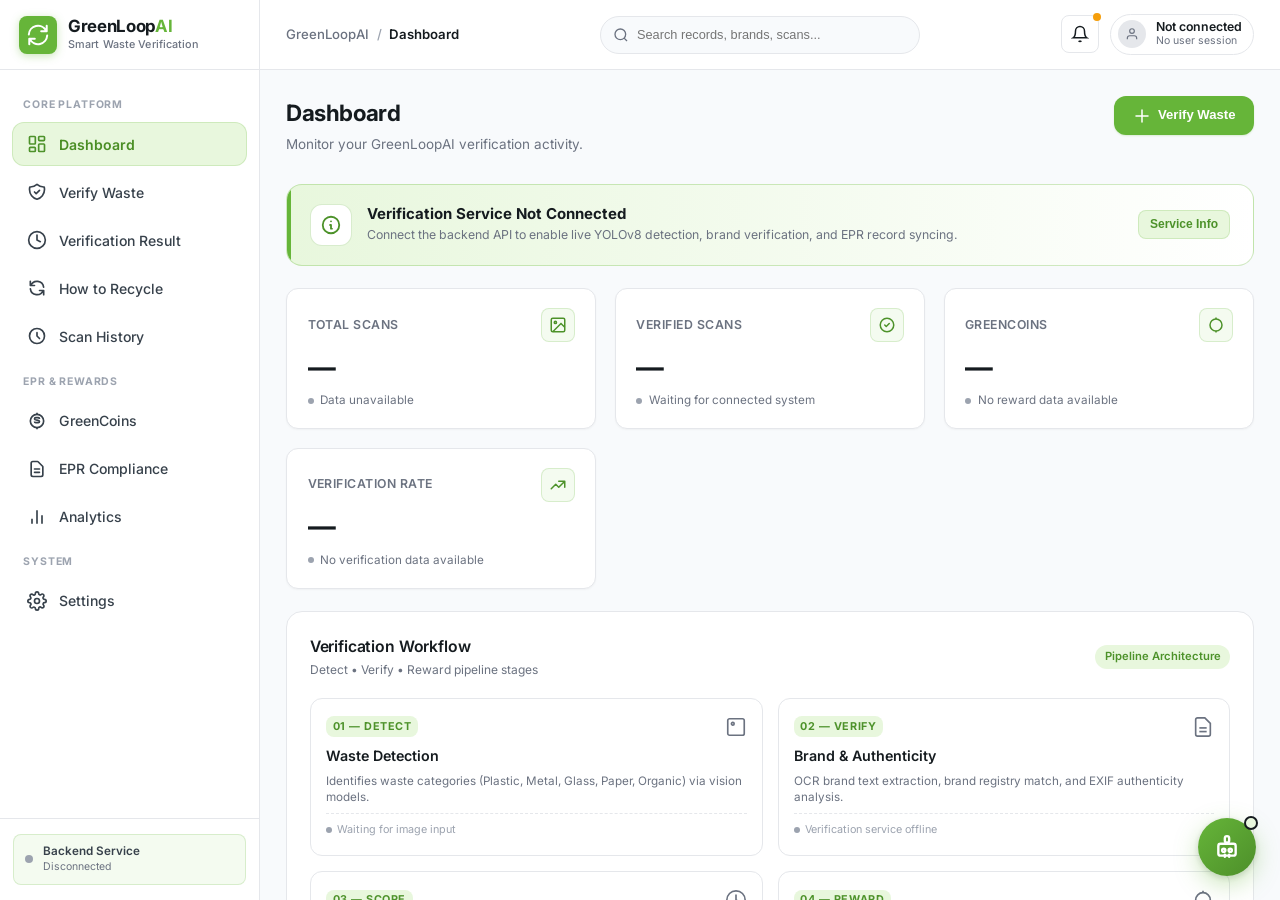
<file: frontend_legacy/index.html>
<!DOCTYPE html>
<html lang="en" data-theme="light" data-density="comfortable" data-font-size="medium">
<head>
  <meta charset="UTF-8">
  <meta name="viewport" content="width=device-width, initial-scale=1.0">
  <meta name="description" content="GreenLoopAI — AI-Powered Platform for Smart Waste Verification & Automated EPR Compliance">
  <title>GreenLoopAI — Smart Waste Verification & EPR Compliance</title>

  <!-- Google Font (Inter) & Fallbacks -->
  <link rel="preconnect" href="https://fonts.googleapis.com">
  <link rel="preconnect" href="https://fonts.gstatic.com" crossorigin>
  <link href="https://fonts.googleapis.com/css2?family=Inter:wght@400;500;600;700;800&family=JetBrains+Mono:wght@500;600&display=swap" rel="stylesheet">

  <!-- Core Application Stylesheets -->
  <link rel="stylesheet" href="css/style.css">
  <link rel="stylesheet" href="css/components.css">
  <link rel="stylesheet" href="css/navigation.css">
  <link rel="stylesheet" href="css/dashboard.css">
  <link rel="stylesheet" href="css/verification.css">
  <link rel="stylesheet" href="css/responsive.css">
  <link rel="stylesheet" href="css/assistant.css">
</head>
<body>
  <div id="app-root">
    <!-- Backdrop Overlay for Mobile Sidebar Drawer -->
    <div id="sidebar-overlay" class="sidebar-overlay"></div>

    <!-- ====================================================================
         1. SIDEBAR NAVIGATION SHELL
         ==================================================================== -->
    <aside id="app-sidebar" class="app-sidebar" aria-label="Sidebar Navigation">
      <!-- Sidebar Header / Logo -->
      <div class="sidebar-header">
        <div class="sidebar-brand-logo" aria-hidden="true">
          <svg width="22" height="22" viewBox="0 0 24 24" fill="none" stroke="currentColor" stroke-width="2.2" stroke-linecap="round" stroke-linejoin="round">
            <path d="M21.5 2v6h-6M2.5 22v-6h6M2 11.5a10 10 0 0 1 18.8-4.3M22 12.5a10 10 0 0 1-18.8 4.2"/>
          </svg>
        </div>
        <div class="sidebar-brand-text">
          <span class="brand-title">GreenLoop<span>AI</span></span>
          <span class="brand-subtitle">Smart Waste Verification</span>
        </div>
      </div>

      <!-- Navigation Items -->
      <nav class="sidebar-nav">
        <span class="nav-section-label">Core Platform</span>
        
        <a href="#dashboard" class="nav-item active" data-view-target="dashboard" id="nav-dashboard">
          <svg class="nav-icon" viewBox="0 0 24 24">
            <rect x="3" y="3" width="7" height="9" rx="1"/>
            <rect x="14" y="3" width="7" height="5" rx="1"/>
            <rect x="14" y="12" width="7" height="9" rx="1"/>
            <rect x="3" y="16" width="7" height="5" rx="1"/>
          </svg>
          <span>Dashboard</span>
        </a>

        <a href="#verify" class="nav-item" data-view-target="verify" id="nav-verify">
          <svg class="nav-icon" viewBox="0 0 24 24">
            <path stroke-linecap="round" stroke-linejoin="round" d="M9 12l2 2 4-4m5.618-4.016A11.955 11.955 0 0112 2.944a11.955 11.955 0 01-8.618 3.04A12.02 12.02 0 003 9c0 5.591 3.824 10.29 9 11.622 5.176-1.332 9-6.03 9-11.622 0-1.042-.133-2.052-.382-3.016z"/>
          </svg>
          <span>Verify Waste</span>
        </a>

        <a href="#result" class="nav-item" data-view-target="result" id="nav-result">
          <svg class="nav-icon" viewBox="0 0 24 24">
            <circle cx="12" cy="12" r="10"/>
            <path stroke-linecap="round" stroke-linejoin="round" d="M12 6v6l4 2"/>
          </svg>
          <span>Verification Result</span>
        </a>

        <a href="#recycling" class="nav-item" data-view-target="recycling" id="nav-recycling">
          <svg class="nav-icon" viewBox="0 0 24 24">
            <path stroke-linecap="round" stroke-linejoin="round" d="M4 4v5h.582m15.356 2A8.001 8.001 0 004.582 9m0 0H9m11 11v-5h-.581m0 0a8.003 8.003 0 01-15.357-2m15.357 2H15"/>
          </svg>
          <span>How to Recycle</span>
        </a>

        <a href="#history" class="nav-item" data-view-target="history" id="nav-history">
          <svg class="nav-icon" viewBox="0 0 24 24">
            <path stroke-linecap="round" stroke-linejoin="round" d="M12 8v4l3 3m6-3a9 9 0 11-18 0 9 9 0 0118 0z"/>
          </svg>
          <span>Scan History</span>
        </a>

        <span class="nav-section-label">EPR & Rewards</span>

        <a href="#rewards" class="nav-item" data-view-target="rewards" id="nav-rewards">
          <svg class="nav-icon" viewBox="0 0 24 24">
            <circle cx="12" cy="12" r="8"/>
            <line x1="12" y1="2" x2="12" y2="4"/>
            <line x1="12" y1="20" x2="12" y2="22"/>
            <path d="M15 9.5c0-.8-.7-1.5-1.5-1.5h-3c-.8 0-1.5.7-1.5 1.5 0 2 6 1 6 3 0 .8-.7 1.5-1.5 1.5h-3c-.8 0-1.5-.7-1.5-1.5"/>
          </svg>
          <span>GreenCoins</span>
        </a>

        <a href="#epr" class="nav-item" data-view-target="epr" id="nav-epr">
          <svg class="nav-icon" viewBox="0 0 24 24">
            <path stroke-linecap="round" stroke-linejoin="round" d="M9 12h6m-6 4h6m2 5H7a2 2 0 01-2-2V5a2 2 0 012-2h5.586a1 1 0 01.707.293l5.414 5.414a1 1 0 01.293.707V19a2 2 0 01-2 2z"/>
          </svg>
          <span>EPR Compliance</span>
        </a>

        <a href="#analytics" class="nav-item" data-view-target="analytics" id="nav-analytics">
          <svg class="nav-icon" viewBox="0 0 24 24">
            <line x1="18" y1="20" x2="18" y2="10"/>
            <line x1="12" y1="20" x2="12" y2="4"/>
            <line x1="6" y1="20" x2="6" y2="14"/>
          </svg>
          <span>Analytics</span>
        </a>

        <span class="nav-section-label">System</span>

        <a href="#settings" class="nav-item" data-view-target="settings" id="nav-settings">
          <svg class="nav-icon" viewBox="0 0 24 24">
            <circle cx="12" cy="12" r="3"/>
            <path d="M19.4 15a1.65 1.65 0 0 0 .33 1.82l.06.06a2 2 0 0 1 0 2.83 2 2 0 0 1-2.83 0l-.06-.06a1.65 1.65 0 0 0-1.82-.33 1.65 1.65 0 0 0-1 1.51V21a2 2 0 0 1-2 2 2 2 0 0 1-2-2v-.09A1.65 1.65 0 0 0 9 19.4a1.65 1.65 0 0 0-1.82.33l-.06.06a2 2 0 0 1-2.83 0 2 2 0 0 1 0-2.83l.06-.06a1.65 1.65 0 0 0 .33-1.82 1.65 1.65 0 0 0-1.51-1H3a2 2 0 0 1-2-2 2 2 0 0 1 2-2h.09A1.65 1.65 0 0 0 4.6 9a1.65 1.65 0 0 0-.33-1.82l-.06-.06a2 2 0 0 1 0-2.83 2 2 0 0 1 2.83 0l.06.06a1.65 1.65 0 0 0 1.82.33H9a1.65 1.65 0 0 0 1-1.51V3a2 2 0 0 1 2-2 2 2 0 0 1 2 2v.09a1.65 1.65 0 0 0 1 1.51 1.65 1.65 0 0 0 1.82-.33l.06-.06a2 2 0 0 1 2.83 0 2 2 0 0 1 0 2.83l-.06.06a1.65 1.65 0 0 0-.33 1.82V9a1.65 1.65 0 0 0 1.51 1H21a2 2 0 0 1 2 2 2 2 0 0 1-2 2h-.09a1.65 1.65 0 0 0-1.51 1z"/>
          </svg>
          <span>Settings</span>
        </a>
      </nav>

      <!-- Sidebar Footer / Status -->
      <div class="sidebar-footer">
        <div class="system-status-indicator" title="Service connection state">
          <span class="status-dot disconnected" id="service-dot"></span>
          <div>
            <div class="status-text">Backend Service</div>
            <div class="status-sub" id="service-sub-text">Not Connected</div>
          </div>
        </div>
      </div>
    </aside>

    <!-- ====================================================================
         2. MAIN WORKSPACE & TOPBAR
         ==================================================================== -->
    <main class="app-main">
      <!-- Top Navigation Bar -->
      <header class="app-topbar">
        <div class="topbar-left">
          <button id="sidebar-toggle" class="sidebar-toggle-btn" aria-label="Toggle Sidebar Navigation">
            <svg width="20" height="20" viewBox="0 0 24 24" fill="none" stroke="currentColor" stroke-width="2">
              <line x1="3" y1="12" x2="21" y2="12"/>
              <line x1="3" y1="6" x2="21" y2="6"/>
              <line x1="3" y1="18" x2="21" y2="18"/>
            </svg>
          </button>

          <nav class="topbar-breadcrumb" aria-label="Breadcrumb">
            <span class="breadcrumb-app">GreenLoopAI</span>
            <span class="breadcrumb-separator">/</span>
            <span class="breadcrumb-current" id="breadcrumb-current">Dashboard</span>
          </nav>
        </div>

        <!-- Global Search UI -->
        <div class="topbar-search-wrapper">
          <svg class="topbar-search-icon" viewBox="0 0 24 24" fill="none" stroke="currentColor" stroke-width="2">
            <circle cx="11" cy="11" r="8"/>
            <line x1="21" y1="21" x2="16.65" y2="16.65"/>
          </svg>
          <input type="search" id="global-search" class="topbar-search-input" placeholder="Search records, brands, scans..." autocomplete="off">
        </div>

        <!-- Topbar Right Profile & Alerts -->
        <div class="topbar-right">
          <button id="btn-notifications" class="topbar-action-btn" title="View Notifications" aria-label="Notifications">
            <svg width="18" height="18" viewBox="0 0 24 24" fill="none" stroke="currentColor" stroke-width="2">
              <path d="M18 8A6 6 0 0 0 6 8c0 7-3 9-3 9h18s-3-2-3-9"/>
              <path d="M13.73 21a2 2 0 0 1-3.46 0"/>
            </svg>
            <span class="btn-badge"></span>
          </button>

          <div class="user-profile-chip" id="user-profile-chip" title="User status">
            <div class="user-avatar">
              <svg width="14" height="14" viewBox="0 0 24 24" fill="none" stroke="currentColor" stroke-width="2">
                <path d="M20 21v-2a4 4 0 0 0-4-4H8a4 4 0 0 0-4 4v2"/>
                <circle cx="12" cy="7" r="4"/>
              </svg>
            </div>
            <div class="user-info-text">
              <span class="user-name">Not connected</span>
              <span class="user-status">No user session</span>
            </div>
          </div>
        </div>
      </header>

      <!-- App Workspace Views Container -->
      <div class="app-workspace" id="app-workspace">
        
        <!-- ================================================================
             VIEW 1: DASHBOARD
             ================================================================ -->
        <section id="view-dashboard" class="view-section active">
          <!-- View Header -->
          <div class="view-header">
            <div class="view-title-group">
              <h1 class="view-title">Dashboard</h1>
              <p class="view-subtitle">Monitor your GreenLoopAI verification activity.</p>
            </div>
            <div class="view-header-actions">
              <button class="btn btn-primary" id="btn-dashboard-verify" data-navigate="verify">
                <svg class="btn-icon" viewBox="0 0 24 24">
                  <path stroke-linecap="round" stroke-linejoin="round" d="M12 4v16m8-8H4"/>
                </svg>
                Verify Waste
              </button>
            </div>
          </div>

          <div class="dashboard-container">
            <!-- System Connection Banner -->
            <div class="system-banner">
              <div class="system-banner-left">
                <div class="system-banner-icon">
                  <svg viewBox="0 0 24 24">
                    <path stroke-linecap="round" stroke-linejoin="round" d="M13 16h-1v-4h-1m1-4h.01M21 12a9 9 0 11-18 0 9 9 0 0118 0z"/>
                  </svg>
                </div>
                <div>
                  <div class="system-banner-title">Verification Service Not Connected</div>
                  <div class="system-banner-desc">Connect the backend API to enable live YOLOv8 detection, brand verification, and EPR record syncing.</div>
                </div>
              </div>
              <button class="btn btn-secondary btn-sm" id="btn-dashboard-connect">Service Info</button>
            </div>

            <!-- Metric Cards (Empty States) -->
            <div class="stat-card-grid">
              <!-- Card 1: Total Scans -->
              <div class="stat-card">
                <div class="stat-card-header">
                  <span class="stat-card-label">Total Scans</span>
                  <div class="stat-card-icon-box">
                    <svg viewBox="0 0 24 24">
                      <rect x="3" y="3" width="18" height="18" rx="2"/>
                      <circle cx="8.5" cy="8.5" r="1.5"/>
                      <polyline points="21 15 16 10 5 21"/>
                    </svg>
                  </div>
                </div>
                <div class="stat-card-value">—</div>
                <div class="stat-card-footer">
                  <span class="status-indicator"></span>
                  <span>Data unavailable</span>
                </div>
              </div>

              <!-- Card 2: Verified Scans -->
              <div class="stat-card">
                <div class="stat-card-header">
                  <span class="stat-card-label">Verified Scans</span>
                  <div class="stat-card-icon-box">
                    <svg viewBox="0 0 24 24">
                      <path stroke-linecap="round" stroke-linejoin="round" d="M9 12l2 2 4-4m6 2a9 9 0 11-18 0 9 9 0 0118 0z"/>
                    </svg>
                  </div>
                </div>
                <div class="stat-card-value">—</div>
                <div class="stat-card-footer">
                  <span class="status-indicator"></span>
                  <span>Waiting for connected system</span>
                </div>
              </div>

              <!-- Card 3: GreenCoins -->
              <div class="stat-card">
                <div class="stat-card-header">
                  <span class="stat-card-label">GreenCoins</span>
                  <div class="stat-card-icon-box">
                    <svg viewBox="0 0 24 24">
                      <circle cx="12" cy="12" r="8"/>
                      <line x1="12" y1="2" x2="12" y2="4"/>
                      <line x1="12" y1="20" x2="12" y2="22"/>
                    </svg>
                  </div>
                </div>
                <div class="stat-card-value">—</div>
                <div class="stat-card-footer">
                  <span class="status-indicator"></span>
                  <span>No reward data available</span>
                </div>
              </div>

              <!-- Card 4: Verification Rate -->
              <div class="stat-card">
                <div class="stat-card-header">
                  <span class="stat-card-label">Verification Rate</span>
                  <div class="stat-card-icon-box">
                    <svg viewBox="0 0 24 24">
                      <path stroke-linecap="round" stroke-linejoin="round" d="M13 7h8m0 0v8m0-8l-8 8-4-4-6 6"/>
                    </svg>
                  </div>
                </div>
                <div class="stat-card-value">—</div>
                <div class="stat-card-footer">
                  <span class="status-indicator"></span>
                  <span>No verification data available</span>
                </div>
              </div>
            </div>

            <!-- Pipeline Overview Card -->
            <div class="pipeline-overview-card">
              <div class="pipeline-overview-header">
                <div>
                  <h2 class="card-title">Verification Workflow</h2>
                  <p class="card-subtitle">Detect • Verify • Reward pipeline stages</p>
                </div>
                <span class="pipeline-badge">Pipeline Architecture</span>
              </div>

              <div class="workflow-pipeline">
                <div class="workflow-step-card">
                  <div class="workflow-step-header">
                    <span class="workflow-step-number">01 — DETECT</span>
                    <svg class="workflow-step-icon" viewBox="0 0 24 24">
                      <rect x="3" y="3" width="18" height="18" rx="2"/>
                      <circle cx="8.5" cy="8.5" r="1.5"/>
                    </svg>
                  </div>
                  <div class="workflow-step-title">Waste Detection</div>
                  <div class="workflow-step-desc">Identifies waste categories (Plastic, Metal, Glass, Paper, Organic) via vision models.</div>
                  <div class="workflow-step-status">
                    <span class="badge-dot"></span> Waiting for image input
                  </div>
                </div>

                <div class="workflow-step-card">
                  <div class="workflow-step-header">
                    <span class="workflow-step-number">02 — VERIFY</span>
                    <svg class="workflow-step-icon" viewBox="0 0 24 24">
                      <path d="M14 2H6a2 2 0 0 0-2 2v16a2 2 0 0 0 2 2h12a2 2 0 0 0 2-2V8z"/>
                      <line x1="16" y1="13" x2="8" y2="13"/>
                      <line x1="16" y1="17" x2="8" y2="17"/>
                    </svg>
                  </div>
                  <div class="workflow-step-title">Brand & Authenticity</div>
                  <div class="workflow-step-desc">OCR brand text extraction, brand registry match, and EXIF authenticity analysis.</div>
                  <div class="workflow-step-status">
                    <span class="badge-dot"></span> Verification service offline
                  </div>
                </div>

                <div class="workflow-step-card">
                  <div class="workflow-step-header">
                    <span class="workflow-step-number">03 — SCORE</span>
                    <svg class="workflow-step-icon" viewBox="0 0 24 24">
                      <circle cx="12" cy="12" r="10"/>
                      <path d="M12 6v6l4 2"/>
                    </svg>
                  </div>
                  <div class="workflow-step-title">Verification Score</div>
                  <div class="workflow-step-desc">Computes composite verification index from vision confidence, brand match, and metadata.</div>
                  <div class="workflow-step-status">
                    <span class="badge-dot"></span> Score pending
                  </div>
                </div>

                <div class="workflow-step-card">
                  <div class="workflow-step-header">
                    <span class="workflow-step-number">04 — REWARD</span>
                    <svg class="workflow-step-icon" viewBox="0 0 24 24">
                      <circle cx="12" cy="12" r="8"/>
                      <line x1="12" y1="2" x2="12" y2="4"/>
                      <line x1="12" y1="20" x2="12" y2="22"/>
                    </svg>
                  </div>
                  <div class="workflow-step-title">GreenCoins & EPR</div>
                  <div class="workflow-step-desc">Issues tokenized rewards and maintains immutable EPR compliance evidence records.</div>
                  <div class="workflow-step-status">
                    <span class="badge-dot"></span> Rewards pending
                  </div>
                </div>
              </div>
            </div>

            <!-- Quick Action Grid -->
            <div class="quick-action-grid">
              <a href="#verify" class="quick-action-card" data-navigate="verify">
                <div class="quick-action-icon">
                  <svg viewBox="0 0 24 24">
                    <path stroke-linecap="round" stroke-linejoin="round" d="M12 4v16m8-8H4"/>
                  </svg>
                </div>
                <div class="quick-action-title">Verify Waste Image</div>
                <div class="quick-action-desc">Upload local waste photo for detection and verification workflow.</div>
              </a>

              <a href="#history" class="quick-action-card" data-navigate="history">
                <div class="quick-action-icon">
                  <svg viewBox="0 0 24 24">
                    <path stroke-linecap="round" stroke-linejoin="round" d="M12 8v4l3 3m6-3a9 9 0 11-18 0 9 9 0 0118 0z"/>
                  </svg>
                </div>
                <div class="quick-action-title">Scan History</div>
                <div class="quick-action-desc">Access full audit log and inspection records.</div>
              </a>

              <a href="#epr" class="quick-action-card" data-navigate="epr">
                <div class="quick-action-icon">
                  <svg viewBox="0 0 24 24">
                    <path stroke-linecap="round" stroke-linejoin="round" d="M9 12h6m-6 4h6m2 5H7a2 2 0 01-2-2V5a2 2 0 012-2h5.586a1 1 0 01.707.293l5.414 5.414a1 1 0 01.293.707V19a2 2 0 01-2 2z"/>
                  </svg>
                </div>
                <div class="quick-action-title">EPR Compliance</div>
                <div class="quick-action-desc">Review Extended Producer Responsibility evidence and records.</div>
              </a>

              <a href="#analytics" class="quick-action-card" data-navigate="analytics">
                <div class="quick-action-icon">
                  <svg viewBox="0 0 24 24">
                    <line x1="18" y1="20" x2="18" y2="10"/>
                    <line x1="12" y1="20" x2="12" y2="4"/>
                    <line x1="6" y1="20" x2="6" y2="14"/>
                  </svg>
                </div>
                <div class="quick-action-title">Analytics & Trends</div>
                <div class="quick-action-desc">Explore verification metrics and compliance breakdown.</div>
              </a>
            </div>

            <!-- Two-Column Empty States -->
            <div class="dashboard-grid">
              <div class="card">
                <div class="card-header">
                  <h3 class="card-title">Recent Verification Activity</h3>
                  <span class="badge badge-neutral">Live Audit</span>
                </div>
                <div class="card-body">
                  <div class="empty-state">
                    <div class="empty-state-icon">
                      <svg viewBox="0 0 24 24">
                        <path stroke-linecap="round" stroke-linejoin="round" d="M9 12h6m-6 4h6m2 5H7a2 2 0 01-2-2V5a2 2 0 012-2h5.586a1 1 0 01.707.293l5.414 5.414a1 1 0 01.293.707V19a2 2 0 01-2 2z"/>
                      </svg>
                    </div>
                    <div class="empty-state-title">No Verification Activity</div>
                    <div class="empty-state-desc">No verification records are available yet. Upload a waste image to start verification.</div>
                    <div class="empty-state-actions">
                      <button class="btn btn-primary btn-sm" data-navigate="verify">Verify Waste</button>
                    </div>
                  </div>
                </div>
              </div>

              <div class="card">
                <div class="card-header">
                  <h3 class="card-title">EPR Compliance Evidence</h3>
                  <span class="badge badge-neutral">Producer Ledger</span>
                </div>
                <div class="card-body">
                  <div class="empty-state">
                    <div class="empty-state-icon">
                      <svg viewBox="0 0 24 24">
                        <path stroke-linecap="round" stroke-linejoin="round" d="M9 12l2 2 4-4m5.618-4.016A11.955 11.955 0 0112 2.944a11.955 11.955 0 01-8.618 3.04A12.02 12.02 0 003 9c0 5.591 3.824 10.29 9 11.622 5.176-1.332 9-6.03 9-11.622 0-1.042-.133-2.052-.382-3.016z"/>
                      </svg>
                    </div>
                    <div class="empty-state-title">No EPR Records</div>
                    <div class="empty-state-desc">EPR evidence will appear when verification records are available.</div>
                    <div class="empty-state-actions">
                      <button class="btn btn-outline btn-sm" data-navigate="epr">View EPR Workspace</button>
                    </div>
                  </div>
                </div>
              </div>
            </div>
          </div>
        </section>

        <!-- ================================================================
             VIEW 2: VERIFY WASTE (PRIMARY FEATURE)
             ================================================================ -->
        <section id="view-verify" class="view-section">
          <!-- View Header -->
          <div class="view-header">
            <div class="view-title-group">
              <h1 class="view-title">Verify Waste</h1>
              <p class="view-subtitle">Upload a waste image to begin the verification workflow.</p>
            </div>
          </div>

          <!-- Workflow Steps Banner -->
          <div class="workflow-pipeline">
            <div class="workflow-step-card">
              <div class="workflow-step-header">
                <span class="workflow-step-number">01 — DETECT</span>
              </div>
              <div class="workflow-step-title">Waste Detection</div>
              <div class="workflow-step-desc">YOLOv8 vision model identifies waste item category.</div>
            </div>
            <div class="workflow-step-card">
              <div class="workflow-step-header">
                <span class="workflow-step-number">02 — VERIFY</span>
              </div>
              <div class="workflow-step-title">Brand & Authenticity</div>
              <div class="workflow-step-desc">OCR brand recognition and EXIF metadata verification.</div>
            </div>
            <div class="workflow-step-card">
              <div class="workflow-step-header">
                <span class="workflow-step-number">03 — SCORE</span>
              </div>
              <div class="workflow-step-title">Verification Score</div>
              <div class="workflow-step-desc">Calculation of composite trust index (0–100).</div>
            </div>
            <div class="workflow-step-card">
              <div class="workflow-step-header">
                <span class="workflow-step-number">04 — REWARD</span>
              </div>
              <div class="workflow-step-title">GreenCoins</div>
              <div class="workflow-step-desc">Reward allocation and automated EPR record creation.</div>
            </div>
          </div>

          <div class="verification-layout">
            <!-- Left Column: Upload & Local File API Preview -->
            <div class="upload-panel">
              <!-- Upload Dropzone -->
              <div class="upload-dropzone" id="upload-dropzone">
                <input type="file" id="waste-file-input" class="file-input-hidden" accept=".jpg,.jpeg,.png,.webp" aria-label="Upload waste image">
                <div class="upload-icon-circle">
                  <svg viewBox="0 0 24 24">
                    <path stroke-linecap="round" stroke-linejoin="round" d="M7 16a4 4 0 01-.88-7.903A5 5 0 1115.9 6L16 6a5 5 0 011 9.9M15 13l-3-3m0 0l-3 3m3-3v12"/>
                  </svg>
                </div>
                <div class="upload-title">Upload Waste Image</div>
                <div class="upload-subtitle">Drag and drop an image here or browse your device.</div>
                <button type="button" class="btn btn-primary" id="btn-browse-image">
                  <svg class="btn-icon" viewBox="0 0 24 24">
                    <path stroke-linecap="round" stroke-linejoin="round" d="M4 16l4.586-4.586a2 2 0 012.828 0L16 16m-2-2l1.586-1.586a2 2 0 012.828 0L20 14m-6-6h.01M6 20h12a2 2 0 002-2V6a2 2 0 00-2-2H6a2 2 0 00-2 2v12a2 2 0 002 2z"/>
                  </svg>
                  Browse Image
                </button>

                <div class="upload-meta-info">
                  <span class="upload-meta-pill">Supported: JPG, JPEG, PNG, WEBP</span>
                  <span class="upload-meta-pill">Maximum Size: 10 MB</span>
                </div>
              </div>

              <!-- Local Image Preview Card -->
              <div class="preview-card" id="upload-preview-card">
                <div class="card-header">
                  <h3 class="card-title">Image Preview</h3>
                  <span class="badge badge-success">Local File Loaded</span>
                </div>
                <div class="preview-image-container">
                  <img id="preview-image-element" class="preview-image" alt="Waste preview">
                </div>
                <div class="preview-details">
                  <div class="preview-meta-grid">
                    <div class="preview-meta-item">
                      <span class="preview-meta-label">File Name</span>
                      <span class="preview-meta-value" id="preview-file-name">—</span>
                    </div>
                    <div class="preview-meta-item">
                      <span class="preview-meta-label">File Size</span>
                      <span class="preview-meta-value" id="preview-file-size">—</span>
                    </div>
                    <div class="preview-meta-item">
                      <span class="preview-meta-label">File Type</span>
                      <span class="preview-meta-value" id="preview-file-type">—</span>
                    </div>
                  </div>

                  <!-- Service Status Box -->
                  <div class="service-status-box">
                    <svg viewBox="0 0 24 24">
                      <path stroke-linecap="round" stroke-linejoin="round" d="M12 9v2m0 4h.01m-6.938 4h13.856c1.54 0 2.502-1.667 1.732-3L13.732 4c-.77-1.333-2.694-1.333-3.464 0L3.34 16c-.77 1.333.192 3 1.732 3z"/>
                    </svg>
                    <span>Verification service is not connected. Connect the verification backend to process this image.</span>
                  </div>

                  <div class="preview-actions">
                    <div style="display: flex; gap: 0.5rem;">
                      <button class="btn btn-outline btn-sm" id="btn-change-image">Change Image</button>
                      <button class="btn btn-danger-outline btn-sm" id="btn-remove-image">Remove Image</button>
                    </div>
                    <button class="btn btn-primary" id="btn-start-verification">
                      <svg class="btn-icon" viewBox="0 0 24 24">
                        <polygon points="5 3 19 12 5 21 5 3"/>
                      </svg>
                      Start Verification
                    </button>
                  </div>
                </div>
              </div>
            </div>

            <!-- Right Column: Verification Result State Preview -->
            <div class="verification-results-panel">
              <div class="card">
                <div class="card-header">
                  <h3 class="card-title">Verification Diagnostics</h3>
                  <span class="badge badge-neutral">Pipeline Status</span>
                </div>
                <div class="card-body">
                  <!-- Circular Verification Score UI (Empty initially) -->
                  <div class="score-gauge-container">
                    <div class="score-gauge-wrapper">
                      <svg class="score-gauge-svg" viewBox="0 0 160 160">
                        <circle class="score-gauge-bg" cx="80" cy="80" r="70"/>
                        <circle class="score-gauge-fill" id="score-gauge-circle" cx="80" cy="80" r="70"/>
                      </svg>
                      <div class="score-gauge-center">
                        <span class="score-gauge-value" id="score-display-value">—</span>
                        <span class="score-gauge-max">/ 100</span>
                      </div>
                    </div>
                    <span class="score-gauge-caption" id="score-display-status">Verification result unavailable</span>
                  </div>

                  <!-- Verification Inspection Cards -->
                  <div class="result-metric-grid" style="margin-top: 1.25rem;">
                    <!-- Waste Detection Card -->
                    <div class="result-metric-card">
                      <div class="result-metric-header">
                        <span class="result-metric-title">Waste Detection</span>
                        <span class="badge badge-neutral" id="diag-waste-stage-badge">Stage 1</span>
                      </div>
                      <div class="result-metric-body">
                        <div class="result-item-row">
                          <span class="label">Waste Category:</span>
                          <span class="value" id="diag-waste-category">—</span>
                        </div>
                        <div class="result-item-row">
                          <span class="label">Confidence:</span>
                          <span class="value" id="diag-waste-confidence">—</span>
                        </div>
                      </div>
                      <div class="result-item-status">
                        <span class="label">Status:</span>
                        <span class="badge badge-neutral" id="diag-waste-status">Waiting for verification</span>
                      </div>
                    </div>

                    <!-- Brand Verification Card -->
                    <div class="result-metric-card">
                      <div class="result-metric-header">
                        <span class="result-metric-title">Brand Verification</span>
                        <span class="badge badge-neutral" id="diag-brand-stage-badge">Stage 2</span>
                      </div>
                      <div class="result-metric-body">
                        <div class="result-item-row">
                          <span class="label">Detected Brand:</span>
                          <span class="value" id="diag-brand-name">—</span>
                        </div>
                        <div class="result-item-row">
                          <span class="label">Brand Match:</span>
                          <span class="value" id="diag-brand-match">—</span>
                        </div>
                      </div>
                      <div class="result-item-status">
                        <span class="label">Status:</span>
                        <span class="badge badge-neutral" id="diag-brand-status">Waiting for verification</span>
                      </div>
                    </div>

                    <!-- Authenticity Card -->
                    <div class="result-metric-card">
                      <div class="result-metric-header">
                        <span class="result-metric-title">Authenticity</span>
                        <span class="badge badge-neutral" id="diag-auth-stage-badge">Stage 3</span>
                      </div>
                      <div class="result-metric-body">
                        <div class="result-item-row">
                          <span class="label">Authenticity:</span>
                          <span class="value" id="diag-auth-score">—</span>
                        </div>
                        <div class="result-item-row">
                          <span class="label">Metadata:</span>
                          <span class="value" id="diag-auth-metadata">—</span>
                        </div>
                      </div>
                      <div class="result-item-status">
                        <span class="label">Status:</span>
                        <span class="badge badge-neutral" id="diag-auth-status">Waiting for verification</span>
                      </div>
                    </div>

                    <!-- GreenCoins Incentive Card -->
                    <div class="result-metric-card">
                      <div class="result-metric-header">
                        <span class="result-metric-title">Reward Yield</span>
                        <span class="badge badge-neutral" id="diag-reward-stage-badge">Stage 4</span>
                      </div>
                      <div class="result-metric-body">
                        <div class="result-item-row">
                          <span class="label">GreenCoins Earned:</span>
                          <span class="value" id="diag-reward-coins">+ —</span>
                        </div>
                        <div class="result-item-row">
                          <span class="label">Reward Tier:</span>
                          <span class="value" id="diag-reward-tier">—</span>
                        </div>
                      </div>
                      <div class="result-item-status">
                        <span class="label">Status:</span>
                        <span class="badge badge-neutral" id="diag-reward-status">Waiting for verification</span>
                      </div>
                    </div>
                  </div>
                </div>
              </div>
            </div>
          </div>
        </section>

        <!-- ================================================================
             VIEW 3: VERIFICATION RESULT SCREEN
             ================================================================ -->
        <section id="view-result" class="view-section">
          <div class="view-header">
            <div class="view-title-group">
              <h1 class="view-title">Verification Result</h1>
              <p class="view-subtitle">Detailed inspection scores, brand matching, authenticity, and reward calculation.</p>
            </div>
            <div class="view-header-actions">
              <button class="btn btn-outline" data-navigate="verify">
                <svg class="btn-icon" viewBox="0 0 24 24">
                  <path stroke-linecap="round" stroke-linejoin="round" d="M10 19l-7-7m0 0l7-7m-7 7h18"/>
                </svg>
                Back to Upload
              </button>
            </div>
          </div>

          <div class="dashboard-grid">
            <!-- Left: Verification Score & Diagnostic Summary -->
            <div class="card">
              <div class="card-header">
                <h3 class="card-title">Overall Verification Score</h3>
                <span class="badge badge-neutral" id="res-score-badge">Pending AI Pipeline</span>
              </div>
              <div class="card-body">
                <div class="score-gauge-container" style="background: transparent; border: none;">
                  <div class="score-gauge-wrapper">
                    <svg class="score-gauge-svg" viewBox="0 0 160 160">
                      <circle class="score-gauge-bg" cx="80" cy="80" r="70"/>
                      <circle class="score-gauge-fill" id="res-score-circle" cx="80" cy="80" r="70"/>
                    </svg>
                    <div class="score-gauge-center">
                      <span class="score-gauge-value" id="res-score-value">—</span>
                      <span class="score-gauge-max">/ 100</span>
                    </div>
                  </div>
                  <span class="score-gauge-caption" id="res-score-status">Verification result unavailable</span>
                  <p class="empty-state-desc" style="margin-top: 0.5rem; text-align: center;">
                    Score calculated from vision confidence, brand matching index, and EXIF authenticity.
                  </p>
                </div>

                <!-- GreenCoins Result Card -->
                <div class="rewards-result-card" style="margin-top: 1rem;">
                  <div class="rewards-result-left">
                    <div class="rewards-coin-icon">
                      <svg viewBox="0 0 24 24">
                        <circle cx="12" cy="12" r="8"/>
                        <line x1="12" y1="2" x2="12" y2="4"/>
                        <line x1="12" y1="20" x2="12" y2="22"/>
                      </svg>
                    </div>
                    <div>
                      <div class="rewards-title">GreenCoins Reward</div>
                      <div class="rewards-sub">Earned for verified recycling contribution</div>
                    </div>
                  </div>
                  <div class="rewards-amount" id="res-reward-coins">+ —</div>
                </div>
              </div>
            </div>

            <!-- Right: Inspection Breakdown -->
            <div class="card">
              <div class="card-header">
                <h3 class="card-title">Inspection Breakdown</h3>
                <span class="badge badge-neutral" id="res-breakdown-badge">Deep Analysis</span>
              </div>
              <div class="card-body" style="display: flex; flex-direction: column; gap: 1rem;">
                <div class="result-metric-card">
                  <div class="result-metric-header">
                    <span class="result-metric-title">Waste Detection (YOLOv8)</span>
                    <span class="badge badge-neutral" id="res-waste-stage-badge">Stage 1</span>
                  </div>
                  <div class="result-metric-body">
                    <div class="result-item-row">
                      <span class="label">Waste Category:</span>
                      <span class="value" id="res-waste-category">—</span>
                    </div>
                    <div class="result-item-row">
                      <span class="label">Confidence:</span>
                      <span class="value" id="res-waste-confidence">—</span>
                    </div>
                  </div>
                  <div class="result-item-status">
                    <span class="label">Status:</span>
                    <span class="badge badge-neutral" id="res-waste-status">Waiting for verification</span>
                  </div>
                </div>

                <div class="result-metric-card">
                  <div class="result-metric-header">
                    <span class="result-metric-title">Brand Verification (OCR)</span>
                    <span class="badge badge-neutral" id="res-brand-stage-badge">Stage 2</span>
                  </div>
                  <div class="result-metric-body">
                    <div class="result-item-row">
                      <span class="label">Detected Brand:</span>
                      <span class="value" id="res-brand-name">—</span>
                    </div>
                    <div class="result-item-row">
                      <span class="label">Brand Match:</span>
                      <span class="value" id="res-brand-match">—</span>
                    </div>
                  </div>
                  <div class="result-item-status">
                    <span class="label">Status:</span>
                    <span class="badge badge-neutral" id="res-brand-status">Waiting for verification</span>
                  </div>
                </div>

                <div class="result-metric-card">
                  <div class="result-metric-header">
                    <span class="result-metric-title">Authenticity (EXIF & Metadata)</span>
                    <span class="badge badge-neutral" id="res-auth-stage-badge">Stage 3</span>
                  </div>
                  <div class="result-metric-body">
                    <div class="result-item-row">
                      <span class="label">Authenticity:</span>
                      <span class="value" id="res-auth-score">—</span>
                    </div>
                    <div class="result-item-row">
                      <span class="label">Metadata:</span>
                      <span class="value" id="res-auth-metadata">—</span>
                    </div>
                  </div>
                  <div class="result-item-status">
                    <span class="label">Status:</span>
                    <span class="badge badge-neutral" id="res-auth-status">Waiting for verification</span>
                  </div>
                </div>
              </div>
            </div>
          </div>

          <!-- Real "How to Recycle This" Guidance Banner Card -->
          <div class="card card-recycle-action" id="card-recycle-action" style="margin-top: 1.5rem; border: 1.5px solid var(--border-color); background: var(--bg-surface);">
            <div class="card-body" style="display: flex; align-items: center; justify-content: space-between; flex-wrap: wrap; gap: 1.25rem; padding: 1.5rem;">
              <div style="display: flex; align-items: center; gap: 1.25rem;">
                <div class="recycle-action-icon" style="width: 52px; height: 52px; border-radius: 12px; background: rgba(102, 181, 57, 0.12); color: #4D8F2A; display: flex; align-items: center; justify-content: center; flex-shrink: 0;">
                  <svg width="28" height="28" viewBox="0 0 24 24" fill="none" stroke="currentColor" stroke-width="2.2" stroke-linecap="round" stroke-linejoin="round">
                    <path d="M4 4v5h.582m15.356 2A8.001 8.001 0 004.582 9m0 0H9m11 11v-5h-.581m0 0a8.003 8.003 0 01-15.357-2m15.357 2H15"/>
                  </svg>
                </div>
                <div>
                  <div style="display: flex; align-items: center; gap: 0.6rem; margin-bottom: 0.25rem;">
                    <h3 style="margin: 0; font-size: 1.1rem; font-weight: 700; color: var(--text-color);" id="res-recycle-category-name">Waste Recycling Guidance</h3>
                    <span class="badge badge-neutral" id="res-recycle-status-badge">Awaiting Scan</span>
                  </div>
                  <p style="margin: 0; font-size: 0.88rem; color: var(--text-muted); max-width: 600px;" id="res-recycle-summary-text">
                    Scan waste to view verified preparation steps, cleaning guidelines, sorting rules, and municipal disposal routes.
                  </p>
                </div>
              </div>
              <button class="btn btn-primary" id="btn-open-result-recycle-guide" style="padding: 0.75rem 1.4rem; font-weight: 600;">
                <svg class="btn-icon" viewBox="0 0 24 24">
                  <path stroke-linecap="round" stroke-linejoin="round" d="M13 10V3L4 14h7v7l9-11h-7z"/>
                </svg>
                How to Recycle This →
              </button>
            </div>
          </div>
        </section>

        <!-- ================================================================
             VIEW: HOW TO RECYCLE DIRECTORY & GUIDES
             ================================================================ -->
        <section id="view-recycling" class="view-section">
          <div class="view-header">
            <div class="view-title-group">
              <h1 class="view-title">How to Recycle</h1>
              <p class="view-subtitle">Official verified recycling protocols, material separation guides, decontamination rules, and safe disposal routes.</p>
            </div>
            <div class="view-header-actions">
              <button class="btn btn-primary" data-navigate="verify">
                <svg class="btn-icon" viewBox="0 0 24 24">
                  <path stroke-linecap="round" stroke-linejoin="round" d="M12 4v16m8-8H4"/>
                </svg>
                Scan Waste Item
              </button>
            </div>
          </div>

          <!-- Quick Material Search & Filter Bar -->
          <div class="card" style="margin-bottom: 1.5rem;">
            <div class="card-body" style="padding: 1.25rem;">
              <div style="display: flex; flex-direction: column; gap: 1rem;">
                <div style="display: flex; gap: 0.75rem; flex-wrap: wrap;">
                  <div style="flex: 1; min-width: 280px; position: relative;">
                    <input type="search" id="recycling-search-input" class="form-control" placeholder="Search by waste item (e.g. plastic bottle, pizza box, battery, foil, clothes)...">
                  </div>
                </div>

                <!-- Material Category Pills -->
                <div class="recycling-filter-pills" id="recycling-filter-pills" style="display: flex; gap: 0.5rem; flex-wrap: wrap;">
                  <button class="filter-pill active" data-material="all">All Materials</button>
                  <button class="filter-pill" data-material="plastic">Plastics</button>
                  <button class="filter-pill" data-material="paper">Paper & Cardboard</button>
                  <button class="filter-pill" data-material="glass">Glass</button>
                  <button class="filter-pill" data-material="metal">Metals</button>
                  <button class="filter-pill" data-material="e-waste">E-Waste</button>
                  <button class="filter-pill" data-material="batteries">Batteries</button>
                  <button class="filter-pill" data-material="organic">Organic / Compost</button>
                  <button class="filter-pill" data-material="textiles">Textiles</button>
                  <button class="filter-pill" data-material="hazardous">Hazardous Waste</button>
                </div>
              </div>
            </div>
          </div>

          <!-- Categories Grid -->
          <div id="recycling-categories-grid" class="recycling-grid">
            <!-- Dynamically populated by recycling.js -->
            <div class="empty-state" style="grid-column: 1 / -1; padding: 3rem 1rem;">
              <div class="empty-state-icon">
                <svg viewBox="0 0 24 24">
                  <path d="M4 4v5h.582m15.356 2A8.001 8.001 0 004.582 9m0 0H9m11 11v-5h-.581m0 0a8.003 8.003 0 01-15.357-2m15.357 2H15"/>
                </svg>
              </div>
              <div class="empty-state-title">Loading Recycling Knowledge Base...</div>
              <div class="empty-state-desc">Fetching real material standards and safety instructions from backend.</div>
            </div>
          </div>
        </section>

        <!-- ================================================================
             VIEW 4: SCAN HISTORY
             ================================================================ -->
        <section id="view-history" class="view-section">
          <div class="view-header">
            <div class="view-title-group">
              <h1 class="view-title">Scan History</h1>
              <p class="view-subtitle">Audit log of verified waste items, authenticity checks, and EPR records.</p>
            </div>
            <div class="view-header-actions">
              <button class="btn btn-primary" data-navigate="verify">
                <svg class="btn-icon" viewBox="0 0 24 24">
                  <path stroke-linecap="round" stroke-linejoin="round" d="M12 4v16m8-8H4"/>
                </svg>
                Verify Waste
              </button>
            </div>
          </div>

          <!-- History Filters Toolbar -->
          <div class="card">
            <div class="card-header" style="flex-wrap: wrap; gap: 0.75rem;">
              <div style="display: flex; align-items: center; gap: 0.75rem; flex: 1; min-width: 260px;">
                <input type="search" id="history-search-input" class="form-control" placeholder="Search by Scan ID, Brand, Material...">
              </div>
              <div style="display: flex; align-items: center; gap: 0.75rem;">
                <select class="form-control" id="history-filter-status" style="width: auto;" aria-label="Filter by Status">
                  <option value="all">All Statuses</option>
                  <option value="verified">Verified</option>
                  <option value="rejected">Rejected</option>
                  <option value="pending">Pending</option>
                </select>
                <select class="form-control" id="history-filter-material" style="width: auto;" aria-label="Filter by Material">
                  <option value="all">All Materials</option>
                  <option value="plastic">Plastic</option>
                  <option value="metal">Metal</option>
                  <option value="glass">Glass</option>
                  <option value="paper">Paper</option>
                </select>
              </div>
            </div>

            <!-- Table with Professional Empty State -->
            <div class="table-wrapper" style="border: none; border-radius: 0;">
              <table class="data-table">
                <thead>
                  <tr>
                    <th>Scan ID</th>
                    <th>Date</th>
                    <th>Waste Type</th>
                    <th>Brand</th>
                    <th>Verification Score</th>
                    <th>Status</th>
                    <th>GreenCoins</th>
                    <th style="text-align: right;">Action</th>
                  </tr>
                </thead>
                <tbody>
                  <tr>
                    <td colspan="8">
                      <div class="empty-state">
                        <div class="empty-state-icon">
                          <svg viewBox="0 0 24 24">
                            <path stroke-linecap="round" stroke-linejoin="round" d="M12 8v4l3 3m6-3a9 9 0 11-18 0 9 9 0 0118 0z"/>
                          </svg>
                        </div>
                        <div class="empty-state-title">No Scan Records</div>
                        <div class="empty-state-desc" id="history-empty-desc">No verification records are available yet.</div>
                        <div class="empty-state-actions">
                          <button class="btn btn-primary btn-sm" data-navigate="verify">Verify Waste</button>
                        </div>
                      </div>
                    </td>
                  </tr>
                </tbody>
              </table>
            </div>
          </div>
        </section>

        <!-- ================================================================
             VIEW 5: GREENCOINS
             ================================================================ -->
        <section id="view-rewards" class="view-section">
          <div class="view-header">
            <div class="view-title-group">
              <h1 class="view-title">GreenCoins</h1>
              <p class="view-subtitle">Track tokenized incentive balances, recycling bonuses, and redemptions.</p>
            </div>
            <div class="view-header-actions">
              <button class="btn btn-outline" id="btn-redeem-coins">Redeem Coins</button>
              <button class="btn btn-primary" data-navigate="verify">Start Recycling</button>
            </div>
          </div>

          <!-- Metric Cards -->
          <div class="stat-card-grid">
            <div class="stat-card">
              <div class="stat-card-header">
                <span class="stat-card-label">Current Balance</span>
                <div class="stat-card-icon-box">
                  <svg viewBox="0 0 24 24">
                    <circle cx="12" cy="12" r="8"/>
                    <line x1="12" y1="2" x2="12" y2="4"/>
                    <line x1="12" y1="20" x2="12" y2="22"/>
                  </svg>
                </div>
              </div>
              <div class="stat-card-value">—</div>
              <div class="stat-card-footer">
                <span class="status-indicator"></span>
                <span>No GreenCoin data available</span>
              </div>
            </div>

            <div class="stat-card">
              <div class="stat-card-header">
                <span class="stat-card-label">Total Earned</span>
                <div class="stat-card-icon-box">
                  <svg viewBox="0 0 24 24">
                    <path d="M12 2v20M17 5H9.5a3.5 3.5 0 0 0 0 7h5a3.5 3.5 0 0 1 0 7H6"/>
                  </svg>
                </div>
              </div>
              <div class="stat-card-value">—</div>
              <div class="stat-card-footer">
                <span class="status-indicator"></span>
                <span>No reward data available</span>
              </div>
            </div>

            <div class="stat-card">
              <div class="stat-card-header">
                <span class="stat-card-label">Total Redeemed</span>
                <div class="stat-card-icon-box">
                  <svg viewBox="0 0 24 24">
                    <polyline points="23 6 13.5 15.5 8.5 10.5 1 18"/>
                    <polyline points="17 6 23 6 23 12"/>
                  </svg>
                </div>
              </div>
              <div class="stat-card-value">—</div>
              <div class="stat-card-footer">
                <span class="status-indicator"></span>
                <span>No redemption records</span>
              </div>
            </div>

            <div class="stat-card">
              <div class="stat-card-header">
                <span class="stat-card-label">Monthly Earnings</span>
                <div class="stat-card-icon-box">
                  <svg viewBox="0 0 24 24">
                    <rect x="3" y="4" width="18" height="18" rx="2" ry="2"/>
                    <line x1="16" y1="2" x2="16" y2="6"/>
                    <line x1="8" y1="2" x2="8" y2="6"/>
                    <line x1="3" y1="10" x2="21" y2="10"/>
                  </svg>
                </div>
              </div>
              <div class="stat-card-value">—</div>
              <div class="stat-card-footer">
                <span class="status-indicator"></span>
                <span>No reward ledger connected</span>
              </div>
            </div>
          </div>

          <!-- GreenCoins Empty State Card -->
          <div class="card">
            <div class="card-header">
              <h3 class="card-title">Reward Transactions</h3>
              <span class="badge badge-neutral">Ledger</span>
            </div>
            <div class="card-body">
              <div class="empty-state">
                <div class="empty-state-icon">
                  <svg viewBox="0 0 24 24">
                    <circle cx="12" cy="12" r="8"/>
                    <line x1="12" y1="2" x2="12" y2="4"/>
                    <line x1="12" y1="20" x2="12" y2="22"/>
                  </svg>
                </div>
                <div class="empty-state-title">No Reward Data</div>
                <div class="empty-state-desc">GreenCoins will appear after verified recycling activity is connected.</div>
                <div class="empty-state-actions">
                  <button class="btn btn-primary btn-sm" data-navigate="verify">Verify Waste to Earn</button>
                </div>
              </div>
            </div>
          </div>
        </section>

        <!-- ================================================================
             VIEW 6: EPR COMPLIANCE
             ================================================================ -->
        <section id="view-epr" class="view-section">
          <div class="view-header">
            <div class="view-title-group">
              <h1 class="view-title">EPR Compliance</h1>
              <p class="view-subtitle">Manage verified recycling evidence and producer-responsibility records.</p>
            </div>
            <div class="view-header-actions">
              <button class="btn btn-outline" id="btn-export-epr">
                <svg class="btn-icon" viewBox="0 0 24 24">
                  <path stroke-linecap="round" stroke-linejoin="round" d="M4 16v1a3 3 0 003 3h10a3 3 0 003-3v-1m-4-4l-4 4m0 0l-4-4m4 4V4"/>
                </svg>
                Export Report
              </button>
              <button class="btn btn-secondary" id="btn-view-evidence-modal">EPR Evidence Schema</button>
            </div>
          </div>

          <!-- EPR Metric Cards -->
          <div class="stat-card-grid">
            <div class="stat-card">
              <div class="stat-card-header">
                <span class="stat-card-label">Verified Waste</span>
                <div class="stat-card-icon-box">
                  <svg viewBox="0 0 24 24">
                    <path d="M21 16V8a2 2 0 0 0-1-1.73l-7-4a2 2 0 0 0-2 0l-7 4A2 2 0 0 0 3 8v8a2 2 0 0 0 1 1.73l7 4a2 2 0 0 0 2 0l7-4A2 2 0 0 0 21 16z"/>
                  </svg>
                </div>
              </div>
              <div class="stat-card-value">—</div>
              <div class="stat-card-footer">
                <span class="status-indicator"></span>
                <span>No compliance records available</span>
              </div>
            </div>

            <div class="stat-card">
              <div class="stat-card-header">
                <span class="stat-card-label">Brand-Attributed Waste</span>
                <div class="stat-card-icon-box">
                  <svg viewBox="0 0 24 24">
                    <polygon points="12 2 15.09 8.26 22 9.27 17 14.14 18.18 21.02 12 17.77 5.82 21.02 7 14.14 2 9.27 8.91 8.26 12 2"/>
                  </svg>
                </div>
              </div>
              <div class="stat-card-value">—</div>
              <div class="stat-card-footer">
                <span class="status-indicator"></span>
                <span>Waiting for verified OCR data</span>
              </div>
            </div>

            <div class="stat-card">
              <div class="stat-card-header">
                <span class="stat-card-label">Compliance Records</span>
                <div class="stat-card-icon-box">
                  <svg viewBox="0 0 24 24">
                    <path d="M14 2H6a2 2 0 0 0-2 2v16a2 2 0 0 0 2 2h12a2 2 0 0 0 2-2V8z"/>
                  </svg>
                </div>
              </div>
              <div class="stat-card-value">—</div>
              <div class="stat-card-footer">
                <span class="status-indicator"></span>
                <span>No audit certificates generated</span>
              </div>
            </div>

            <div class="stat-card">
              <div class="stat-card-header">
                <span class="stat-card-label">Evidence Verified</span>
                <div class="stat-card-icon-box">
                  <svg viewBox="0 0 24 24">
                    <path stroke-linecap="round" stroke-linejoin="round" d="M9 12l2 2 4-4m6 2a9 9 0 11-18 0 9 9 0 0118 0z"/>
                  </svg>
                </div>
              </div>
              <div class="stat-card-value">—</div>
              <div class="stat-card-footer">
                <span class="status-indicator"></span>
                <span>Awaiting verified scans</span>
              </div>
            </div>
          </div>

          <!-- EPR Records Table with Empty State -->
          <div class="card">
            <div class="card-header">
              <h3 class="card-title">Producer Responsibility Audit Records</h3>
              <span class="badge badge-neutral">Regulatory Audit</span>
            </div>
            <div class="table-wrapper" style="border: none; border-radius: 0;">
              <table class="data-table">
                <thead>
                  <tr>
                    <th>Record ID</th>
                    <th>Brand</th>
                    <th>Material</th>
                    <th>Quantity</th>
                    <th>Verification Score</th>
                    <th>Status</th>
                    <th>Date</th>
                  </tr>
                </thead>
                <tbody>
                  <tr>
                    <td colspan="7">
                      <div class="empty-state">
                        <div class="empty-state-icon">
                          <svg viewBox="0 0 24 24">
                            <path stroke-linecap="round" stroke-linejoin="round" d="M9 12h6m-6 4h6m2 5H7a2 2 0 01-2-2V5a2 2 0 012-2h5.586a1 1 0 01.707.293l5.414 5.414a1 1 0 01.293.707V19a2 2 0 01-2 2z"/>
                          </svg>
                        </div>
                        <div class="empty-state-title">No EPR Records Available</div>
                        <div class="empty-state-desc">EPR evidence will appear when verification records are available.</div>
                        <div class="empty-state-actions">
                          <button class="btn btn-primary btn-sm" data-navigate="verify">Start Verification</button>
                        </div>
                      </div>
                    </td>
                  </tr>
                </tbody>
              </table>
            </div>
          </div>
        </section>

        <!-- ================================================================
             VIEW 7: ANALYTICS
             ================================================================ -->
        <section id="view-analytics" class="view-section">
          <div class="view-header">
            <div class="view-title-group">
              <h1 class="view-title">Analytics</h1>
              <p class="view-subtitle">Real-time compliance analytics, material breakdowns, and verification rates.</p>
            </div>
            <div class="view-header-actions">
              <div class="btn-group" style="display: flex; gap: 0.25rem; background: var(--bg-surface); padding: 0.25rem; border-radius: var(--radius-md); border: 1px solid var(--border);">
                <button class="btn btn-sm btn-outline analytics-interval-btn active" data-interval="7d">7D</button>
                <button class="btn btn-sm btn-ghost analytics-interval-btn" data-interval="30d">30D</button>
                <button class="btn btn-sm btn-ghost analytics-interval-btn" data-interval="90d">90D</button>
                <button class="btn btn-sm btn-ghost analytics-interval-btn" data-interval="1y">1Y</button>
              </div>
            </div>
          </div>

          <!-- Empty-State Analytics Cards -->
          <div class="dashboard-grid">
            <!-- Chart Container 1: Verification Trend -->
            <div class="card">
              <div class="card-header">
                <h3 class="card-title">Verification Trend</h3>
                <span class="badge badge-neutral">Time Series</span>
              </div>
              <div class="card-body">
                <div class="empty-state" style="padding: 2.5rem 1rem;">
                  <div class="empty-state-icon">
                    <svg viewBox="0 0 24 24">
                      <polyline points="22 12 18 12 15 21 9 3 6 12 2 12"/>
                    </svg>
                  </div>
                  <div class="empty-state-title">Verification Trend</div>
                  <div class="empty-state-desc">No verification data available to display.</div>
                </div>
              </div>
            </div>

            <!-- Chart Container 2: Waste Category Distribution -->
            <div class="card">
              <div class="card-header">
                <h3 class="card-title">Waste Category Distribution</h3>
                <span class="badge badge-neutral">Material Breakdown</span>
              </div>
              <div class="card-body">
                <div class="empty-state" style="padding: 2.5rem 1rem;">
                  <div class="empty-state-icon">
                    <svg viewBox="0 0 24 24">
                      <path d="M21.21 15.89A10 10 0 1 1 8 2.83"/>
                      <path d="M22 12A10 10 0 0 0 12 2v10z"/>
                    </svg>
                  </div>
                  <div class="empty-state-title">Waste Category Distribution</div>
                  <div class="empty-state-desc">No waste data available.</div>
                </div>
              </div>
            </div>

            <!-- Chart Container 3: GreenCoins Activity -->
            <div class="card">
              <div class="card-header">
                <h3 class="card-title">GreenCoins Activity</h3>
                <span class="badge badge-neutral">Rewards Yield</span>
              </div>
              <div class="card-body">
                <div class="empty-state" style="padding: 2.5rem 1rem;">
                  <div class="empty-state-icon">
                    <svg viewBox="0 0 24 24">
                      <circle cx="12" cy="12" r="8"/>
                      <line x1="12" y1="2" x2="12" y2="4"/>
                      <line x1="12" y1="20" x2="12" y2="22"/>
                    </svg>
                  </div>
                  <div class="empty-state-title">GreenCoins Activity</div>
                  <div class="empty-state-desc">No reward data available.</div>
                </div>
              </div>
            </div>

            <!-- Chart Container 4: Verification Status -->
            <div class="card">
              <div class="card-header">
                <h3 class="card-title">Verification Status Breakdown</h3>
                <span class="badge badge-neutral">Compliance Index</span>
              </div>
              <div class="card-body">
                <div class="empty-state" style="padding: 2.5rem 1rem;">
                  <div class="empty-state-icon">
                    <svg viewBox="0 0 24 24">
                      <line x1="18" y1="20" x2="18" y2="10"/>
                      <line x1="12" y1="20" x2="12" y2="4"/>
                      <line x1="6" y1="20" x2="6" y2="14"/>
                    </svg>
                  </div>
                  <div class="empty-state-title">Verification Status</div>
                  <div class="empty-state-desc">No verification records available.</div>
                </div>
              </div>
            </div>
          </div>
        </section>

        <!-- ================================================================
             VIEW 8: SETTINGS
             ================================================================ -->
        <section id="view-settings" class="view-section">
          <div class="view-header">
            <div class="view-title-group">
              <h1 class="view-title">Settings</h1>
              <p class="view-subtitle">Manage frontend preferences, visual themes, and layout options.</p>
            </div>
            <div class="view-header-actions">
              <button class="btn btn-outline" id="btn-reset-settings">Reset to Defaults</button>
            </div>
          </div>

          <div class="card" style="max-width: 800px;">
            <div class="card-header">
              <h3 class="card-title">Interface & Appearance Preferences</h3>
              <span class="badge badge-neutral">Client-Side Preferences</span>
            </div>
            <div class="card-body" style="display: flex; flex-direction: column; gap: 1.5rem;">
              
              <!-- Appearance Theme -->
              <div class="form-group">
                <label class="form-label" for="setting-theme">Color Theme</label>
                <p class="form-hint">Select your preferred visual theme for the GreenLoopAI application.</p>
                <select id="setting-theme" class="form-control">
                  <option value="light">Light Mode (Clean Green & White)</option>
                  <option value="dark">Dark Mode (High Contrast Charcoal)</option>
                </select>
              </div>

              <!-- Interface Layout Density -->
              <div class="form-group">
                <label class="form-label" for="setting-density">Interface Density</label>
                <p class="form-hint">Adjust spacing and padding for compact or spacious viewing.</p>
                <select id="setting-density" class="form-control">
                  <option value="comfortable">Comfortable (Standard)</option>
                  <option value="compact">Compact (High Information Density)</option>
                </select>
              </div>

              <!-- Font Size -->
              <div class="form-group">
                <label class="form-label" for="setting-font-size">Font Scaling</label>
                <p class="form-hint">Customize typography scale for readability.</p>
                <select id="setting-font-size" class="form-control">
                  <option value="small">Small (92%)</option>
                  <option value="medium" selected>Medium (100% Default)</option>
                  <option value="large">Large (110%)</option>
                </select>
              </div>

              <!-- Accessibility Reduced Motion -->
              <div class="switch-control">
                <div class="switch-label-group">
                  <span class="switch-title">Reduced Motion</span>
                  <span class="switch-desc">Minimize interface transitions and animation effects.</span>
                </div>
                <label class="switch-toggle">
                  <input type="checkbox" id="setting-reduced-motion">
                  <span class="switch-slider"></span>
                </label>
              </div>

              <!-- In-App Notifications -->
              <div class="switch-control">
                <div class="switch-label-group">
                  <span class="switch-title">In-App Toast Notifications</span>
                  <span class="switch-desc">Display interactive feedback toasts for actions and status changes.</span>
                </div>
                <label class="switch-toggle">
                  <input type="checkbox" id="setting-notifications" checked>
                  <span class="switch-slider"></span>
                </label>
              </div>
            </div>
          </div>
        </section>

      </div>
    </main>
  </div>

  <!-- ====================================================================
       MODAL: BACKEND SERVICE NOTICE
       ==================================================================== -->
  <div class="modal-backdrop" id="modal-backend-notice" role="dialog" aria-modal="true" aria-labelledby="modal-backend-title">
    <div class="modal-dialog">
      <div class="modal-header">
        <h2 class="modal-title" id="modal-backend-title">Verification Service Offline</h2>
        <button class="modal-close-btn" data-modal-close aria-label="Close modal">
          <svg width="18" height="18" viewBox="0 0 24 24" fill="none" stroke="currentColor" stroke-width="2">
            <line x1="18" y1="6" x2="6" y2="18"/>
            <line x1="6" y1="6" x2="18" y2="18"/>
          </svg>
        </button>
      </div>
      <div class="modal-body">
        <p style="font-size: 0.9rem; color: var(--text-muted);">
          The GreenLoopAI frontend is fully loaded and operational. However, the automated AI inference backend (YOLOv8 vision, EasyOCR brand matching, and EXIF authenticity verification) is not currently connected.
        </p>

        <div style="background-color: var(--bg-app); border: 1px solid var(--border); border-radius: var(--radius-md); padding: 1rem; display: flex; flex-direction: column; gap: 0.5rem; font-size: 0.85rem;">
          <div style="font-weight: 700; color: var(--text-main);">Pipeline Architecture:</div>
          <div style="color: var(--text-muted);">1. <strong>Waste Detection</strong>: YOLOv8 Computer Vision API</div>
          <div style="color: var(--text-muted);">2. <strong>Brand OCR</strong>: Text Recognition & Brand Matching API</div>
          <div style="color: var(--text-muted);">3. <strong>Authenticity</strong>: EXIF Metadata & Temporal Validation</div>
          <div style="color: var(--text-muted);">4. <strong>Rewards & EPR</strong>: GreenCoins Ledger & Compliance Database</div>
        </div>

        <p style="font-size: 0.82rem; color: var(--text-light);">
          When the API server is connected, real verification scores, detected brand attributes, and GreenCoins rewards will populate automatically.
        </p>
      </div>
      <div class="modal-footer">
        <button class="btn btn-primary" data-modal-close>Understood</button>
      </div>
    </div>
  </div>

  <!-- ====================================================================
       MODAL: SYSTEM NOTIFICATIONS
       ==================================================================== -->
  <div class="modal-backdrop" id="modal-notifications" role="dialog" aria-modal="true" aria-labelledby="modal-notif-title">
    <div class="modal-dialog">
      <div class="modal-header">
        <h2 class="modal-title" id="modal-notif-title">System Notifications</h2>
        <button class="modal-close-btn" data-modal-close aria-label="Close modal">
          <svg width="18" height="18" viewBox="0 0 24 24" fill="none" stroke="currentColor" stroke-width="2">
            <line x1="18" y1="6" x2="6" y2="18"/>
            <line x1="6" y1="6" x2="18" y2="18"/>
          </svg>
        </button>
      </div>
      <div class="modal-body">
        <div class="empty-state" style="padding: 2rem 0;">
          <div class="empty-state-icon">
            <svg viewBox="0 0 24 24">
              <path d="M18 8A6 6 0 0 0 6 8c0 7-3 9-3 9h18s-3-2-3-9"/>
              <path d="M13.73 21a2 2 0 0 1-3.46 0"/>
            </svg>
          </div>
          <div class="empty-state-title">No Unread Notifications</div>
          <div class="empty-state-desc">System alerts and verification completion updates will appear here.</div>
        </div>
      </div>
      <div class="modal-footer">
        <button class="btn btn-outline" data-modal-close>Close</button>
      </div>
    </div>
  </div>

  <!-- ====================================================================
       MODAL: EPR EVIDENCE RECORD VIEW
       ==================================================================== -->
  <div class="modal-backdrop" id="modal-epr-evidence" role="dialog" aria-modal="true" aria-labelledby="modal-epr-title">
    <div class="modal-dialog">
      <div class="modal-header">
        <h2 class="modal-title" id="modal-epr-title">EPR Evidence Record View</h2>
        <button class="modal-close-btn" data-modal-close aria-label="Close modal">
          <svg width="18" height="18" viewBox="0 0 24 24" fill="none" stroke="currentColor" stroke-width="2">
            <line x1="18" y1="6" x2="6" y2="18"/>
            <line x1="6" y1="6" x2="18" y2="18"/>
          </svg>
        </button>
      </div>
      <div class="modal-body">
        <div style="display: grid; grid-template-columns: 1fr 1fr; gap: 0.85rem; font-size: 0.85rem;">
          <div class="preview-meta-item">
            <span class="preview-meta-label">Record ID</span>
            <span class="preview-meta-value">—</span>
          </div>
          <div class="preview-meta-item">
            <span class="preview-meta-label">Waste Category</span>
            <span class="preview-meta-value">—</span>
          </div>
          <div class="preview-meta-item">
            <span class="preview-meta-label">Brand</span>
            <span class="preview-meta-value">—</span>
          </div>
          <div class="preview-meta-item">
            <span class="preview-meta-label">Material</span>
            <span class="preview-meta-value">—</span>
          </div>
          <div class="preview-meta-item">
            <span class="preview-meta-label">Quantity</span>
            <span class="preview-meta-value">—</span>
          </div>
          <div class="preview-meta-item">
            <span class="preview-meta-label">Verification Score</span>
            <span class="preview-meta-value">—</span>
          </div>
          <div class="preview-meta-item">
            <span class="preview-meta-label">Authenticity</span>
            <span class="preview-meta-value">—</span>
          </div>
          <div class="preview-meta-item">
            <span class="preview-meta-label">Timestamp</span>
            <span class="preview-meta-value">—</span>
          </div>
          <div class="preview-meta-item" style="grid-column: 1 / -1;">
            <span class="preview-meta-label">Evidence Status</span>
            <span class="preview-meta-value">Waiting for connected system</span>
          </div>
        </div>
      </div>
      <div class="modal-footer">
        <button class="btn btn-outline" data-modal-close>Close</button>
      </div>
    </div>
  </div>

  <!-- ====================================================================
       MODAL: HOW TO RECYCLE GUIDE & SAFETY PROTOCOLS
       ==================================================================== -->
  <div class="modal-backdrop" id="modal-recycling-guide" role="dialog" aria-modal="true" aria-labelledby="modal-recycle-guide-title">
    <div class="modal-dialog modal-dialog-lg" style="max-width: 820px;">
      <div class="modal-header">
        <div style="display: flex; align-items: center; gap: 0.75rem;">
          <div class="modal-header-icon" style="width: 36px; height: 36px; border-radius: 8px; background: rgba(102, 181, 57, 0.15); color: #4D8F2A; display: flex; align-items: center; justify-content: center;">
            <svg width="20" height="20" viewBox="0 0 24 24" fill="none" stroke="currentColor" stroke-width="2.2">
              <path d="M4 4v5h.582m15.356 2A8.001 8.001 0 004.582 9m0 0H9m11 11v-5h-.581m0 0a8.003 8.003 0 01-15.357-2m15.357 2H15"/>
            </svg>
          </div>
          <div>
            <h2 class="modal-title" id="modal-recycle-guide-title">Recycling Guide</h2>
            <span class="modal-subtitle" id="modal-recycle-guide-subtitle">Official preparation & disposal standards</span>
          </div>
        </div>
        <button class="modal-close-btn" data-modal-close aria-label="Close modal">
          <svg width="18" height="18" viewBox="0 0 24 24" fill="none" stroke="currentColor" stroke-width="2">
            <line x1="18" y1="6" x2="6" y2="18"/>
            <line x1="6" y1="6" x2="18" y2="18"/>
          </svg>
        </button>
      </div>

      <div class="modal-body" id="recycling-guide-content" style="max-height: 72vh; overflow-y: auto; padding: 1.5rem;">
        <!-- Dynamically rendered by recycling.js -->
      </div>

      <div class="modal-footer" style="justify-content: space-between; flex-wrap: wrap; gap: 0.75rem;">
        <button class="btn btn-outline" id="btn-recycle-ask-ai">
          <svg class="btn-icon" viewBox="0 0 24 24">
            <path d="M12 2a2 2 0 0 1 2 2v2a2 2 0 0 1-2 2 2 2 0 0 1-2-2V4a2 2 0 0 1 2-2z"/>
            <path d="M4 11a2 2 0 0 1 2-2h12a2 2 0 0 1 2 2v7a2 2 0 0 1-2 2H6a2 2 0 0 1-2-2v-7z"/>
          </svg>
          Ask AI Assistant More
        </button>
        <div style="display: flex; gap: 0.5rem;">
          <button class="btn btn-primary" data-modal-close>Got It</button>
        </div>
      </div>
    </div>
  </div>

  <!-- ====================================================================
       REAL AI ASSISTANT WIDGET (Bottom-Right Floating Interface)
       ==================================================================== -->
  <button id="ai-assistant-trigger" class="ai-assistant-trigger" aria-label="Open GreenLoopAI Assistant" title="GreenLoopAI Assistant">
    <svg width="26" height="26" viewBox="0 0 24 24" fill="none" stroke="currentColor" stroke-width="2.2" stroke-linecap="round" stroke-linejoin="round">
      <path d="M12 2a2 2 0 0 1 2 2v2a2 2 0 0 1-2 2 2 2 0 0 1-2-2V4a2 2 0 0 1 2-2z"/>
      <path d="M4 11a2 2 0 0 1 2-2h12a2 2 0 0 1 2 2v7a2 2 0 0 1-2 2H6a2 2 0 0 1-2-2v-7z"/>
      <circle cx="9" cy="15" r="1.5"/>
      <circle cx="15" cy="15" r="1.5"/>
      <path d="M10 19v2"/>
      <path d="M14 19v2"/>
    </svg>
    <span class="ai-trigger-badge"></span>
  </button>

  <div id="ai-assistant-window" class="ai-assistant-window" role="dialog" aria-modal="false" aria-labelledby="ai-chat-title">
    <!-- Header -->
    <div class="ai-assistant-header">
      <div class="ai-header-info">
        <div class="ai-header-icon">
          <svg width="18" height="18" viewBox="0 0 24 24" fill="none" stroke="currentColor" stroke-width="2.2">
            <path d="M12 2L2 7l10 5 10-5-10-5zM2 17l10 5 10-5M2 12l10 5 10-5"/>
          </svg>
        </div>
        <div class="ai-header-text">
          <span class="ai-header-title" id="ai-chat-title">GreenLoopAI Assistant</span>
          <span class="ai-header-subtitle">AI-powered project assistant</span>
        </div>
      </div>
      <div class="ai-header-actions">
        <button class="ai-action-btn" id="ai-btn-clear" title="Clear Conversation" aria-label="Clear Conversation">
          <svg width="15" height="15" viewBox="0 0 24 24" fill="none" stroke="currentColor" stroke-width="2">
            <polyline points="3 6 5 6 21 6"></polyline>
            <path d="M19 6v14a2 2 0 0 1-2 2H7a2 2 0 0 1-2-2V6m3 0V4a2 2 0 0 1 2-2h4a2 2 0 0 1 2 2v2"></path>
          </svg>
        </button>
        <button class="ai-action-btn" id="ai-btn-minimize" title="Minimize" aria-label="Minimize">
          <svg width="15" height="15" viewBox="0 0 24 24" fill="none" stroke="currentColor" stroke-width="2">
            <line x1="5" y1="12" x2="19" y2="12"></line>
          </svg>
        </button>
        <button class="ai-action-btn" id="ai-btn-close" title="Close" aria-label="Close">
          <svg width="15" height="15" viewBox="0 0 24 24" fill="none" stroke="currentColor" stroke-width="2">
            <line x1="18" y1="6" x2="6" y2="18"></line>
            <line x1="6" y1="6" x2="18" y2="18"></line>
          </svg>
        </button>
      </div>
    </div>

    <!-- Messages Container -->
    <div id="ai-chat-messages" class="ai-assistant-messages" aria-live="polite"></div>

    <!-- Footer / Input -->
    <div class="ai-assistant-footer">
      <input type="text" id="ai-chat-input" class="ai-input-field" placeholder="Ask GreenLoopAI anything..." autocomplete="off">
      <button id="ai-chat-send" class="ai-send-btn" aria-label="Send message">
        <svg width="16" height="16" viewBox="0 0 24 24" fill="none" stroke="currentColor" stroke-width="2.2" stroke-linecap="round" stroke-linejoin="round">
          <line x1="22" y1="2" x2="11" y2="13"></line>
          <polygon points="22 2 15 22 11 13 2 9 22 2"></polygon>
        </svg>
      </button>
    </div>
  </div>

  <!-- Toast Notification Container -->
  <div id="toast-container" aria-live="polite" aria-atomic="true"></div>

  <!-- JavaScript Modules -->
  <script src="js/api.js"></script>
  <script src="js/services.js"></script>
  <script src="js/app.js"></script>
  <script src="js/navigation.js"></script>
  <script src="js/verification.js"></script>
  <script src="js/recycling.js"></script>
  <script src="js/assistant.js"></script>
  <script src="js/dashboard.js"></script>
  <script src="js/history.js"></script>
  <script src="js/rewards.js"></script>
  <script src="js/epr.js"></script>
  <script src="js/analytics.js"></script>
</body>
</html>
</file>
<file: frontend_legacy/css/style.css>
/* ==========================================================================
   GREENLOOPAI — Core Design System & Base Styles
   Color Palette & Tokens
   ========================================================================== */

:root {
  /* Brand Colors */
  --primary: #66B539;
  --primary-dark: #4D922A;
  --primary-light: #82CB57;
  --light-green: #E8F7DD;
  --light-green-subtle: #F4FBF0;

  /* Neutral Colors */
  --dark: #151B1F;
  --secondary-dark: #37414B;
  --text-main: #151B1F;
  --text-muted: #6B7280;
  --text-light: #9CA3AF;
  --white: #FFFFFF;
  --bg-app: #F8FAFC;
  --bg-surface: #FFFFFF;
  --bg-sidebar: #FFFFFF;
  --bg-topbar: #FFFFFF;
  --border: #E5E7EB;
  --border-subtle: #F1F5F9;

  /* Semantic Feedback Colors */
  --danger: #DC2626;
  --danger-light: #FEE2E2;
  --warning: #F59E0B;
  --warning-light: #FEF3C7;
  --info: #2563EB;
  --info-light: #DBEAFE;
  --success: #16A34A;
  --success-light: #DCFCE7;

  /* Typography & Sizing */
  --font-sans: 'Inter', -apple-system, BlinkMacSystemFont, 'Segoe UI', Roboto, Helvetica, Arial, sans-serif;
  --font-mono: 'JetBrains Mono', 'Fira Code', 'Courier New', monospace;
  --font-base: 15px;
  --font-scale: 1;

  /* Layout Dimensions */
  --sidebar-width: 260px;
  --sidebar-collapsed-width: 76px;
  --topbar-height: 70px;
  --radius-sm: 8px;
  --radius-md: 12px;
  --radius-lg: 16px;
  --radius-full: 9999px;

  /* Shadows */
  --shadow-xs: 0 1px 2px rgba(0, 0, 0, 0.04);
  --shadow-sm: 0 1px 3px rgba(0, 0, 0, 0.06), 0 1px 2px rgba(0, 0, 0, 0.04);
  --shadow-md: 0 4px 6px -1px rgba(0, 0, 0, 0.07), 0 2px 4px -1px rgba(0, 0, 0, 0.04);
  --shadow-lg: 0 10px 15px -3px rgba(0, 0, 0, 0.08), 0 4px 6px -2px rgba(0, 0, 0, 0.04);
  --shadow-xl: 0 20px 25px -5px rgba(0, 0, 0, 0.1), 0 10px 10px -5px rgba(0, 0, 0, 0.04);

  /* Transitions */
  --transition-fast: 0.15s ease;
  --transition-normal: 0.25s ease;
  --transition-smooth: 0.35s cubic-bezier(0.4, 0, 0.2, 1);
}

/* Dark Mode Theme Tokens */
[data-theme="dark"] {
  --primary: #66B539;
  --primary-dark: #4D922A;
  --primary-light: #7AC74B;
  --light-green: rgba(102, 181, 57, 0.15);
  --light-green-subtle: rgba(102, 181, 57, 0.08);

  --dark: #F8FAFC;
  --secondary-dark: #94A3B8;
  --text-main: #F1F5F9;
  --text-muted: #94A3B8;
  --text-light: #64748B;
  --white: #1E293B;
  --bg-app: #0F172A;
  --bg-surface: #1E293B;
  --bg-sidebar: #131D30;
  --bg-topbar: #1E293B;
  --border: #334155;
  --border-subtle: #1E293B;

  --shadow-xs: 0 1px 2px rgba(0, 0, 0, 0.3);
  --shadow-sm: 0 1px 3px rgba(0, 0, 0, 0.4);
  --shadow-md: 0 4px 6px rgba(0, 0, 0, 0.4);
  --shadow-lg: 0 10px 15px rgba(0, 0, 0, 0.45);
}

/* Compact UI preference */
[data-density="compact"] {
  --font-base: 13.5px;
  --topbar-height: 58px;
  --radius-md: 8px;
  --radius-lg: 10px;
}

/* Large font preference */
[data-font-size="large"] {
  --font-scale: 1.1;
}
[data-font-size="small"] {
  --font-scale: 0.92;
}

/* ==========================================================================
   Base Reset & Universal Rules
   ========================================================================== */

*, *::before, *::after {
  box-sizing: border-box;
  margin: 0;
  padding: 0;
}

html {
  font-size: calc(var(--font-base) * var(--font-scale));
  scroll-behavior: smooth;
  height: 100%;
}

body {
  font-family: var(--font-sans);
  background-color: var(--bg-app);
  color: var(--text-main);
  line-height: 1.5;
  -webkit-font-smoothing: antialiased;
  -moz-osx-font-smoothing: grayscale;
  height: 100%;
  overflow: hidden;
}

/* Reduced Motion Mode */
@media (prefers-reduced-motion: reduce) {
  *, *::before, *::after {
    animation-duration: 0.01ms !important;
    animation-iteration-count: 1 !important;
    transition-duration: 0.01ms !important;
    scroll-behavior: auto !important;
  }
}
.reduced-motion *, .reduced-motion *::before, .reduced-motion *::after {
  animation-duration: 0.01ms !important;
  animation-iteration-count: 1 !important;
  transition-duration: 0.01ms !important;
}

/* ==========================================================================
   Application Master Layout Shell
   ========================================================================== */

#app-root {
  display: flex;
  height: 100vh;
  width: 100vw;
  overflow: hidden;
  position: relative;
}

/* Sidebar Shell */
.app-sidebar {
  width: var(--sidebar-width);
  height: 100%;
  background-color: var(--bg-sidebar);
  border-right: 1px solid var(--border);
  display: flex;
  flex-direction: column;
  flex-shrink: 0;
  z-index: 40;
  transition: width var(--transition-normal), transform var(--transition-normal);
}

.sidebar-header {
  height: var(--topbar-height);
  padding: 0 1.25rem;
  display: flex;
  align-items: center;
  gap: 0.75rem;
  border-bottom: 1px solid var(--border);
}

.sidebar-brand-logo {
  width: 38px;
  height: 38px;
  border-radius: var(--radius-sm);
  background: var(--primary);
  display: flex;
  align-items: center;
  justify-content: center;
  color: #FFFFFF;
  flex-shrink: 0;
  box-shadow: 0 2px 8px rgba(102, 181, 57, 0.35);
}

.sidebar-brand-text {
  display: flex;
  flex-direction: column;
  overflow: hidden;
}

.brand-title {
  font-size: 1.125rem;
  font-weight: 700;
  letter-spacing: -0.02em;
  color: var(--text-main);
  line-height: 1.2;
}

.brand-title span {
  color: var(--primary);
}

.brand-subtitle {
  font-size: 0.72rem;
  font-weight: 500;
  color: var(--text-muted);
  letter-spacing: 0.01em;
  white-space: nowrap;
}

/* Sidebar Navigation Items */
.sidebar-nav {
  flex: 1;
  padding: 1.25rem 0.85rem;
  overflow-y: auto;
  display: flex;
  flex-direction: column;
  gap: 0.35rem;
}

.nav-section-label {
  font-size: 0.7rem;
  font-weight: 700;
  text-transform: uppercase;
  letter-spacing: 0.08em;
  color: var(--text-light);
  padding: 0.75rem 0.75rem 0.35rem 0.75rem;
}

.nav-item {
  display: flex;
  align-items: center;
  gap: 0.85rem;
  padding: 0.7rem 0.85rem;
  border-radius: var(--radius-md);
  color: var(--text-muted);
  text-decoration: none;
  font-size: 0.92rem;
  font-weight: 500;
  cursor: pointer;
  border: 1px solid transparent;
  transition: all var(--transition-fast);
  user-select: none;
}

.nav-item:hover {
  background-color: var(--light-green-subtle);
  color: var(--primary-dark);
}

.nav-item.active {
  background-color: var(--light-green);
  color: var(--primary-dark);
  font-weight: 600;
  border-color: rgba(102, 181, 57, 0.2);
}

.nav-item .nav-icon {
  width: 20px;
  height: 20px;
  stroke-width: 2;
  flex-shrink: 0;
  stroke: currentColor;
  fill: none;
}

.nav-item.active .nav-icon {
  stroke: var(--primary-dark);
}

.nav-item .nav-badge {
  margin-left: auto;
  font-size: 0.7rem;
  padding: 0.15rem 0.45rem;
  border-radius: var(--radius-full);
  background-color: var(--border);
  color: var(--text-muted);
  font-weight: 600;
}

/* Sidebar Footer */
.sidebar-footer {
  padding: 1rem 0.85rem;
  border-top: 1px solid var(--border);
  display: flex;
  flex-direction: column;
  gap: 0.75rem;
}

.system-status-indicator {
  display: flex;
  align-items: center;
  gap: 0.65rem;
  padding: 0.65rem 0.75rem;
  background-color: var(--light-green-subtle);
  border: 1px solid rgba(102, 181, 57, 0.2);
  border-radius: var(--radius-sm);
  font-size: 0.78rem;
}

.status-dot {
  width: 8px;
  height: 8px;
  border-radius: 50%;
  background-color: var(--warning);
  flex-shrink: 0;
}

.status-dot.active {
  background-color: var(--primary);
  box-shadow: 0 0 0 3px rgba(102, 181, 57, 0.25);
}

.status-dot.disconnected {
  background-color: var(--text-light);
}

.status-text {
  font-weight: 600;
  color: var(--secondary-dark);
  line-height: 1.2;
}

.status-sub {
  font-size: 0.7rem;
  color: var(--text-muted);
}

/* ==========================================================================
   Main Content Shell & Topbar
   ========================================================================== */

.app-main {
  flex: 1;
  display: flex;
  flex-direction: column;
  height: 100%;
  overflow: hidden;
  background-color: var(--bg-app);
}

/* Top Navigation Bar */
.app-topbar {
  height: var(--topbar-height);
  background-color: var(--bg-topbar);
  border-bottom: 1px solid var(--border);
  padding: 0 1.75rem;
  display: flex;
  align-items: center;
  justify-content: space-between;
  gap: 1.5rem;
  flex-shrink: 0;
  z-index: 30;
}

.topbar-left {
  display: flex;
  align-items: center;
  gap: 1rem;
}

.sidebar-toggle-btn {
  display: none;
  align-items: center;
  justify-content: center;
  width: 38px;
  height: 38px;
  border-radius: var(--radius-sm);
  border: 1px solid var(--border);
  background: var(--bg-surface);
  color: var(--text-main);
  cursor: pointer;
}

.topbar-breadcrumb {
  display: flex;
  align-items: center;
  gap: 0.5rem;
  font-size: 0.88rem;
  font-weight: 500;
  color: var(--text-muted);
}

.breadcrumb-app {
  color: var(--text-muted);
}

.breadcrumb-separator {
  color: var(--text-light);
}

.breadcrumb-current {
  color: var(--text-main);
  font-weight: 600;
}

/* Topbar Search */
.topbar-search-wrapper {
  position: relative;
  width: 320px;
  max-width: 100%;
}

.topbar-search-input {
  width: 100%;
  height: 38px;
  padding: 0 1rem 0 2.4rem;
  border-radius: var(--radius-full);
  border: 1px solid var(--border);
  background-color: var(--bg-app);
  font-size: 0.85rem;
  color: var(--text-main);
  outline: none;
  transition: all var(--transition-fast);
}

.topbar-search-input:focus {
  border-color: var(--primary);
  background-color: var(--bg-surface);
  box-shadow: 0 0 0 3px rgba(102, 181, 57, 0.15);
}

.topbar-search-icon {
  position: absolute;
  left: 0.85rem;
  top: 50%;
  transform: translateY(-50%);
  width: 16px;
  height: 16px;
  stroke: var(--text-muted);
  pointer-events: none;
}

/* Topbar Right Actions */
.topbar-right {
  display: flex;
  align-items: center;
  gap: 0.75rem;
}

.topbar-action-btn {
  position: relative;
  width: 38px;
  height: 38px;
  border-radius: var(--radius-sm);
  border: 1px solid var(--border);
  background: var(--bg-surface);
  color: var(--text-main);
  display: flex;
  align-items: center;
  justify-content: center;
  cursor: pointer;
  transition: all var(--transition-fast);
}

.topbar-action-btn:hover {
  background-color: var(--light-green-subtle);
  border-color: var(--primary);
  color: var(--primary-dark);
}

.topbar-action-btn .btn-badge {
  position: absolute;
  top: -3px;
  right: -3px;
  width: 8px;
  height: 8px;
  border-radius: 50%;
  background-color: var(--warning);
}

.user-profile-chip {
  display: flex;
  align-items: center;
  gap: 0.65rem;
  padding: 0.35rem 0.75rem 0.35rem 0.45rem;
  border: 1px solid var(--border);
  border-radius: var(--radius-full);
  background-color: var(--bg-surface);
  font-size: 0.82rem;
  color: var(--text-main);
}

.user-avatar {
  width: 28px;
  height: 28px;
  border-radius: 50%;
  background: var(--border);
  display: flex;
  align-items: center;
  justify-content: center;
  color: var(--text-muted);
  font-size: 0.75rem;
  font-weight: 600;
}

.user-info-text {
  display: flex;
  flex-direction: column;
}

.user-name {
  font-weight: 600;
  line-height: 1.1;
}

.user-status {
  font-size: 0.7rem;
  color: var(--text-muted);
}

/* ==========================================================================
   Application Main Workspace Container & Views
   ========================================================================== */

.app-workspace {
  flex: 1;
  overflow-y: auto;
  padding: 1.75rem;
  display: flex;
  flex-direction: column;
  gap: 1.5rem;
}

.view-section {
  display: none;
  animation: fadeIn 0.2s ease;
  width: 100%;
}

.view-section.active {
  display: flex;
  flex-direction: column;
  gap: 1.5rem;
}

@keyframes fadeIn {
  from {
    opacity: 0;
    transform: translateY(4px);
  }
  to {
    opacity: 1;
    transform: translateY(0);
  }
}

/* Header standard for views */
.view-header {
  display: flex;
  align-items: flex-start;
  justify-content: space-between;
  flex-wrap: wrap;
  gap: 1rem;
  padding-bottom: 0.5rem;
}

.view-title-group {
  display: flex;
  flex-direction: column;
  gap: 0.25rem;
}

.view-title {
  font-size: 1.5rem;
  font-weight: 700;
  color: var(--text-main);
  letter-spacing: -0.02em;
}

.view-subtitle {
  font-size: 0.9rem;
  color: var(--text-muted);
}

.view-header-actions {
  display: flex;
  align-items: center;
  gap: 0.75rem;
}

/* Backdrop Overlay for Mobile Sidebar */
.sidebar-overlay {
  display: none;
  position: fixed;
  inset: 0;
  background-color: rgba(15, 23, 42, 0.4);
  backdrop-filter: blur(2px);
  z-index: 35;
}
</file>
<file: frontend_legacy/css/components.css>
/* ==========================================================================
   GREENLOOPAI — Reusable Component Library
   ========================================================================== */

/* --------------------------------------------------------------------------
   Buttons
   -------------------------------------------------------------------------- */
.btn {
  display: inline-flex;
  align-items: center;
  justify-content: center;
  gap: 0.5rem;
  padding: 0.625rem 1.15rem;
  font-size: 0.875rem;
  font-weight: 600;
  border-radius: var(--radius-md);
  border: 1px solid transparent;
  cursor: pointer;
  transition: all var(--transition-fast);
  text-decoration: none;
  line-height: 1.25;
  white-space: nowrap;
}

.btn:focus-visible {
  outline: 2px solid var(--primary);
  outline-offset: 2px;
}

.btn-primary {
  background-color: var(--primary);
  color: #FFFFFF;
  box-shadow: 0 1px 2px rgba(102, 181, 57, 0.2);
}

.btn-primary:hover {
  background-color: var(--primary-dark);
  box-shadow: 0 4px 8px rgba(102, 181, 57, 0.3);
}

.btn-primary:active {
  transform: translateY(1px);
}

.btn-secondary {
  background-color: var(--light-green);
  color: var(--primary-dark);
  border-color: rgba(102, 181, 57, 0.2);
}

.btn-secondary:hover {
  background-color: #DAF3C9;
  color: var(--primary-dark);
}

.btn-outline {
  background-color: transparent;
  border-color: var(--border);
  color: var(--secondary-dark);
}

.btn-outline:hover {
  background-color: var(--bg-app);
  border-color: var(--secondary-dark);
}

.btn-ghost {
  background-color: transparent;
  color: var(--text-muted);
}

.btn-ghost:hover {
  background-color: var(--bg-app);
  color: var(--text-main);
}

.btn-danger {
  background-color: var(--danger);
  color: #FFFFFF;
}

.btn-danger:hover {
  background-color: #B91C1C;
}

.btn-danger-outline {
  background-color: transparent;
  border-color: rgba(220, 38, 38, 0.3);
  color: var(--danger);
}

.btn-danger-outline:hover {
  background-color: var(--danger-light);
  border-color: var(--danger);
}

.btn-sm {
  padding: 0.4rem 0.75rem;
  font-size: 0.8rem;
  border-radius: var(--radius-sm);
}

.btn-lg {
  padding: 0.85rem 1.65rem;
  font-size: 1rem;
  border-radius: var(--radius-md);
}

.btn-icon-only {
  padding: 0.55rem;
  border-radius: var(--radius-sm);
}

.btn-icon {
  width: 18px;
  height: 18px;
  stroke: currentColor;
  stroke-width: 2;
  fill: none;
}

/* --------------------------------------------------------------------------
   Cards
   -------------------------------------------------------------------------- */
.card {
  background-color: var(--bg-surface);
  border: 1px solid var(--border);
  border-radius: var(--radius-lg);
  box-shadow: var(--shadow-sm);
  display: flex;
  flex-direction: column;
  overflow: hidden;
  transition: box-shadow var(--transition-fast), border-color var(--transition-fast);
}

.card-header {
  padding: 1.25rem 1.5rem;
  border-bottom: 1px solid var(--border);
  display: flex;
  align-items: center;
  justify-content: space-between;
  gap: 1rem;
}

.card-title {
  font-size: 1.05rem;
  font-weight: 600;
  color: var(--text-main);
  letter-spacing: -0.01em;
}

.card-subtitle {
  font-size: 0.8rem;
  color: var(--text-muted);
  margin-top: 0.15rem;
}

.card-body {
  padding: 1.5rem;
  flex: 1;
}

.card-footer {
  padding: 1rem 1.5rem;
  border-top: 1px solid var(--border);
  background-color: var(--bg-app);
  display: flex;
  align-items: center;
  justify-content: flex-end;
  gap: 0.75rem;
}

/* --------------------------------------------------------------------------
   Metric / Stat Cards
   -------------------------------------------------------------------------- */
.stat-card-grid {
  display: grid;
  grid-template-columns: repeat(auto-fit, minmax(240px, 1fr));
  gap: 1.25rem;
}

.stat-card {
  background-color: var(--bg-surface);
  border: 1px solid var(--border);
  border-radius: var(--radius-md);
  padding: 1.25rem 1.35rem;
  display: flex;
  flex-direction: column;
  gap: 0.65rem;
  position: relative;
  box-shadow: var(--shadow-xs);
  transition: transform var(--transition-fast), box-shadow var(--transition-fast);
}

.stat-card:hover {
  box-shadow: var(--shadow-sm);
  border-color: rgba(102, 181, 57, 0.4);
}

.stat-card-header {
  display: flex;
  align-items: center;
  justify-content: space-between;
}

.stat-card-label {
  font-size: 0.82rem;
  font-weight: 600;
  color: var(--text-muted);
  text-transform: uppercase;
  letter-spacing: 0.04em;
}

.stat-card-icon-box {
  width: 34px;
  height: 34px;
  border-radius: var(--radius-sm);
  background-color: var(--light-green-subtle);
  border: 1px solid rgba(102, 181, 57, 0.2);
  display: flex;
  align-items: center;
  justify-content: center;
  color: var(--primary-dark);
}

.stat-card-icon-box svg {
  width: 18px;
  height: 18px;
  stroke: currentColor;
  stroke-width: 2;
  fill: none;
}

.stat-card-value {
  font-size: 1.85rem;
  font-weight: 700;
  color: var(--text-main);
  letter-spacing: -0.03em;
  line-height: 1.1;
  font-family: var(--font-sans);
}

.stat-card-footer {
  display: flex;
  align-items: center;
  gap: 0.45rem;
  font-size: 0.78rem;
  color: var(--text-muted);
}

.stat-card-footer .status-indicator {
  display: inline-block;
  width: 6px;
  height: 6px;
  border-radius: 50%;
  background-color: var(--text-light);
}

/* --------------------------------------------------------------------------
   Badges & Status Chips
   -------------------------------------------------------------------------- */
.badge {
  display: inline-flex;
  align-items: center;
  gap: 0.35rem;
  padding: 0.25rem 0.6rem;
  border-radius: var(--radius-full);
  font-size: 0.75rem;
  font-weight: 600;
  line-height: 1;
  white-space: nowrap;
}

.badge-dot {
  width: 6px;
  height: 6px;
  border-radius: 50%;
  background-color: currentColor;
}

.badge-neutral {
  background-color: var(--border-subtle);
  color: var(--text-muted);
  border: 1px solid var(--border);
}

.badge-success {
  background-color: var(--success-light);
  color: var(--success);
}

.badge-warning {
  background-color: var(--warning-light);
  color: #B45309;
}

.badge-danger {
  background-color: var(--danger-light);
  color: var(--danger);
}

.badge-info {
  background-color: var(--info-light);
  color: var(--info);
}

.badge-primary {
  background-color: var(--light-green);
  color: var(--primary-dark);
}

/* --------------------------------------------------------------------------
   Professional Empty States
   -------------------------------------------------------------------------- */
.empty-state {
  display: flex;
  flex-direction: column;
  align-items: center;
  justify-content: center;
  text-align: center;
  padding: 3rem 1.5rem;
  gap: 0.85rem;
  margin: auto;
  max-width: 480px;
}

.empty-state-icon {
  width: 64px;
  height: 64px;
  border-radius: 50%;
  background-color: var(--light-green-subtle);
  border: 1px dashed rgba(102, 181, 57, 0.4);
  display: flex;
  align-items: center;
  justify-content: center;
  color: var(--primary);
  margin-bottom: 0.5rem;
}

.empty-state-icon svg {
  width: 28px;
  height: 28px;
  stroke: currentColor;
  stroke-width: 1.8;
  fill: none;
}

.empty-state-title {
  font-size: 1.125rem;
  font-weight: 600;
  color: var(--text-main);
  letter-spacing: -0.01em;
}

.empty-state-desc {
  font-size: 0.875rem;
  color: var(--text-muted);
  line-height: 1.5;
}

.empty-state-actions {
  display: flex;
  align-items: center;
  gap: 0.75rem;
  margin-top: 0.75rem;
  flex-wrap: wrap;
  justify-content: center;
}

/* --------------------------------------------------------------------------
   Tables
   -------------------------------------------------------------------------- */
.table-wrapper {
  width: 100%;
  overflow-x: auto;
  border: 1px solid var(--border);
  border-radius: var(--radius-md);
  background-color: var(--bg-surface);
}

.data-table {
  width: 100%;
  border-collapse: collapse;
  text-align: left;
  font-size: 0.875rem;
}

.data-table th {
  background-color: var(--bg-app);
  color: var(--text-muted);
  font-weight: 600;
  font-size: 0.78rem;
  text-transform: uppercase;
  letter-spacing: 0.05em;
  padding: 0.9rem 1.25rem;
  border-bottom: 1px solid var(--border);
  white-space: nowrap;
}

.data-table td {
  padding: 1rem 1.25rem;
  border-bottom: 1px solid var(--border);
  color: var(--text-main);
  vertical-align: middle;
}

.data-table tbody tr:last-child td {
  border-bottom: none;
}

.data-table tbody tr:hover {
  background-color: var(--light-green-subtle);
}

.table-empty-container {
  padding: 3.5rem 1.5rem;
  text-align: center;
}

/* --------------------------------------------------------------------------
   Circular Verification Score Gauge Component
   -------------------------------------------------------------------------- */
.score-gauge-container {
  display: flex;
  flex-direction: column;
  align-items: center;
  justify-content: center;
  padding: 1.5rem;
  background-color: var(--bg-app);
  border-radius: var(--radius-lg);
  border: 1px solid var(--border);
}

.score-gauge-wrapper {
  position: relative;
  width: 170px;
  height: 170px;
  display: flex;
  align-items: center;
  justify-content: center;
}

.score-gauge-svg {
  width: 100%;
  height: 100%;
  transform: rotate(-90deg);
}

.score-gauge-bg {
  fill: none;
  stroke: var(--border);
  stroke-width: 10;
}

.score-gauge-fill {
  fill: none;
  stroke: var(--primary);
  stroke-width: 10;
  stroke-linecap: round;
  stroke-dasharray: 440;
  stroke-dashoffset: 440;
  transition: stroke-dashoffset 0.8s ease;
}

.score-gauge-center {
  position: absolute;
  display: flex;
  flex-direction: column;
  align-items: center;
  justify-content: center;
  text-align: center;
}

.score-gauge-value {
  font-size: 2rem;
  font-weight: 800;
  letter-spacing: -0.03em;
  color: var(--text-main);
  line-height: 1;
}

.score-gauge-max {
  font-size: 0.8rem;
  font-weight: 500;
  color: var(--text-muted);
  margin-top: 0.2rem;
}

.score-gauge-caption {
  font-size: 0.82rem;
  font-weight: 600;
  color: var(--text-muted);
  margin-top: 0.85rem;
  text-align: center;
}

/* --------------------------------------------------------------------------
   Verification Workflow Pipeline Component (01 Detect, 02 Verify, 03 Score, 04 Reward)
   -------------------------------------------------------------------------- */
.workflow-pipeline {
  display: grid;
  grid-template-columns: repeat(4, 1fr);
  gap: 1rem;
  position: relative;
  margin-bottom: 1.5rem;
}

.workflow-step-card {
  background-color: var(--bg-surface);
  border: 1px solid var(--border);
  border-radius: var(--radius-md);
  padding: 1.15rem 1rem;
  display: flex;
  flex-direction: column;
  gap: 0.5rem;
  position: relative;
  transition: all var(--transition-fast);
}

.workflow-step-header {
  display: flex;
  align-items: center;
  justify-content: space-between;
}

.workflow-step-number {
  font-size: 0.72rem;
  font-weight: 700;
  color: var(--primary-dark);
  background-color: var(--light-green);
  padding: 0.15rem 0.45rem;
  border-radius: var(--radius-sm);
  letter-spacing: 0.05em;
}

.workflow-step-icon {
  width: 22px;
  height: 22px;
  stroke: var(--text-muted);
  stroke-width: 1.8;
  fill: none;
}

.workflow-step-title {
  font-size: 0.95rem;
  font-weight: 600;
  color: var(--text-main);
}

.workflow-step-desc {
  font-size: 0.78rem;
  color: var(--text-muted);
  line-height: 1.35;
}

.workflow-step-status {
  margin-top: auto;
  padding-top: 0.5rem;
  border-top: 1px dashed var(--border);
  font-size: 0.72rem;
  color: var(--text-light);
  display: flex;
  align-items: center;
  gap: 0.35rem;
}

/* --------------------------------------------------------------------------
   Modal Dialog System
   -------------------------------------------------------------------------- */
.modal-backdrop {
  display: none;
  position: fixed;
  inset: 0;
  background-color: rgba(15, 23, 42, 0.6);
  backdrop-filter: blur(4px);
  z-index: 100;
  align-items: center;
  justify-content: center;
  padding: 1.5rem;
  opacity: 0;
  transition: opacity var(--transition-normal);
}

.modal-backdrop.active {
  display: flex;
  opacity: 1;
}

.modal-dialog {
  background-color: var(--bg-surface);
  border: 1px solid var(--border);
  border-radius: var(--radius-lg);
  box-shadow: var(--shadow-xl);
  width: 100%;
  max-width: 580px;
  max-height: 90vh;
  display: flex;
  flex-direction: column;
  overflow: hidden;
  transform: scale(0.95);
  transition: transform var(--transition-normal);
}

.modal-backdrop.active .modal-dialog {
  transform: scale(1);
}

.modal-header {
  padding: 1.25rem 1.5rem;
  border-bottom: 1px solid var(--border);
  display: flex;
  align-items: center;
  justify-content: space-between;
}

.modal-title {
  font-size: 1.15rem;
  font-weight: 700;
  color: var(--text-main);
}

.modal-close-btn {
  background: transparent;
  border: none;
  color: var(--text-muted);
  cursor: pointer;
  padding: 0.25rem;
  border-radius: var(--radius-sm);
  display: flex;
  align-items: center;
  justify-content: center;
}

.modal-close-btn:hover {
  background-color: var(--bg-app);
  color: var(--text-main);
}

.modal-body {
  padding: 1.5rem;
  overflow-y: auto;
  display: flex;
  flex-direction: column;
  gap: 1rem;
}

.modal-footer {
  padding: 1rem 1.5rem;
  border-top: 1px solid var(--border);
  background-color: var(--bg-app);
  display: flex;
  align-items: center;
  justify-content: flex-end;
  gap: 0.75rem;
}

/* --------------------------------------------------------------------------
   Toast Notification System
   -------------------------------------------------------------------------- */
#toast-container {
  position: fixed;
  bottom: 1.5rem;
  right: 1.5rem;
  z-index: 110;
  display: flex;
  flex-direction: column;
  gap: 0.65rem;
  pointer-events: none;
  max-width: 380px;
  width: 100%;
}

.toast {
  pointer-events: auto;
  background-color: var(--bg-surface);
  border: 1px solid var(--border);
  border-radius: var(--radius-md);
  box-shadow: var(--shadow-lg);
  padding: 0.9rem 1.1rem;
  display: flex;
  align-items: flex-start;
  gap: 0.75rem;
  animation: toastSlideIn 0.25s cubic-bezier(0.16, 1, 0.3, 1);
  transition: opacity 0.2s ease, transform 0.2s ease;
}

.toast.toast-hiding {
  opacity: 0;
  transform: translateY(8px);
}

@keyframes toastSlideIn {
  from {
    opacity: 0;
    transform: translateY(16px);
  }
  to {
    opacity: 1;
    transform: translateY(0);
  }
}

.toast-icon {
  width: 20px;
  height: 20px;
  flex-shrink: 0;
  margin-top: 1px;
}

.toast-info .toast-icon {
  stroke: var(--info);
}

.toast-success .toast-icon {
  stroke: var(--success);
}

.toast-warning .toast-icon {
  stroke: var(--warning);
}

.toast-danger .toast-icon {
  stroke: var(--danger);
}

.toast-content {
  flex: 1;
  display: flex;
  flex-direction: column;
  gap: 0.15rem;
}

.toast-title {
  font-size: 0.85rem;
  font-weight: 600;
  color: var(--text-main);
}

.toast-message {
  font-size: 0.78rem;
  color: var(--text-muted);
  line-height: 1.35;
}

.toast-close-btn {
  background: transparent;
  border: none;
  color: var(--text-light);
  cursor: pointer;
  padding: 0.1rem;
  align-self: flex-start;
}

.toast-close-btn:hover {
  color: var(--text-main);
}

/* --------------------------------------------------------------------------
   Form Elements & Setting Controls
   -------------------------------------------------------------------------- */
.form-group {
  display: flex;
  flex-direction: column;
  gap: 0.4rem;
}

.form-label {
  font-size: 0.85rem;
  font-weight: 600;
  color: var(--text-main);
}

.form-hint {
  font-size: 0.78rem;
  color: var(--text-muted);
}

.form-control {
  width: 100%;
  height: 40px;
  padding: 0 0.85rem;
  border-radius: var(--radius-md);
  border: 1px solid var(--border);
  background-color: var(--bg-surface);
  color: var(--text-main);
  font-size: 0.875rem;
  outline: none;
  transition: border-color var(--transition-fast);
}

.form-control:focus {
  border-color: var(--primary);
  box-shadow: 0 0 0 3px rgba(102, 181, 57, 0.15);
}

/* Toggle Switch */
.switch-control {
  display: flex;
  align-items: center;
  justify-content: space-between;
  gap: 1rem;
  padding: 0.85rem 0;
  border-bottom: 1px solid var(--border-subtle);
}

.switch-control:last-child {
  border-bottom: none;
}

.switch-label-group {
  display: flex;
  flex-direction: column;
  gap: 0.2rem;
}

.switch-title {
  font-size: 0.9rem;
  font-weight: 600;
  color: var(--text-main);
}

.switch-desc {
  font-size: 0.78rem;
  color: var(--text-muted);
}

.switch-toggle {
  position: relative;
  display: inline-block;
  width: 44px;
  height: 24px;
  flex-shrink: 0;
}

.switch-toggle input {
  opacity: 0;
  width: 0;
  height: 0;
}

.switch-slider {
  position: absolute;
  cursor: pointer;
  top: 0;
  left: 0;
  right: 0;
  bottom: 0;
  background-color: var(--border);
  border-radius: 34px;
  transition: 0.2s ease;
}

.switch-slider:before {
  position: absolute;
  content: "";
  height: 18px;
  width: 18px;
  left: 3px;
  bottom: 3px;
  background-color: #FFFFFF;
  border-radius: 50%;
  transition: 0.2s ease;
}

.switch-toggle input:checked + .switch-slider {
  background-color: var(--primary);
}

.switch-toggle input:checked + .switch-slider:before {
  transform: translateX(20px);
}

/* ==========================================================================
   HOW TO RECYCLE MODULE STYLES
   ========================================================================== */

/* Filter Pills */
.recycling-filter-pills {
  display: flex;
  gap: 0.5rem;
  flex-wrap: wrap;
  align-items: center;
}

.filter-pill {
  padding: 0.4rem 0.85rem;
  font-size: 0.8rem;
  font-weight: 600;
  border-radius: 20px;
  border: 1px solid var(--border);
  background: var(--bg-card);
  color: var(--text-muted);
  cursor: pointer;
  transition: all var(--transition-fast);
}

.filter-pill:hover {
  border-color: var(--primary);
  color: var(--primary-dark);
  background: rgba(102, 181, 57, 0.06);
}

.filter-pill.active {
  background: var(--primary);
  color: #FFFFFF;
  border-color: var(--primary);
  box-shadow: 0 2px 6px rgba(102, 181, 57, 0.25);
}

/* Recycling Grid & Cards */
.recycling-grid {
  display: grid;
  grid-template-columns: repeat(auto-fill, minmax(320px, 1fr));
  gap: 1.25rem;
}

.recycling-category-card {
  background: var(--bg-card);
  border: 1px solid var(--border);
  border-radius: var(--radius-lg);
  padding: 1.35rem;
  display: flex;
  flex-direction: column;
  justify-content: space-between;
  cursor: pointer;
  transition: transform var(--transition-fast), box-shadow var(--transition-fast), border-color var(--transition-fast);
  box-shadow: 0 1px 3px rgba(0, 0, 0, 0.04);
}

.recycling-category-card:hover {
  transform: translateY(-2px);
  border-color: var(--primary);
  box-shadow: 0 6px 16px rgba(0, 0, 0, 0.08);
}

.recycling-card-header {
  display: flex;
  align-items: flex-start;
  gap: 1rem;
  margin-bottom: 0.85rem;
}

.category-icon-box {
  width: 44px;
  height: 44px;
  border-radius: 10px;
  background: rgba(102, 181, 57, 0.12);
  color: var(--primary-dark);
  display: flex;
  align-items: center;
  justify-content: center;
  flex-shrink: 0;
}

.category-title {
  font-size: 1.05rem;
  font-weight: 700;
  color: var(--text-main);
  margin: 0 0 0.25rem 0;
  line-height: 1.3;
}

.category-meta {
  display: flex;
  gap: 0.4rem;
  flex-wrap: wrap;
}

.category-desc {
  font-size: 0.85rem;
  color: var(--text-muted);
  line-height: 1.45;
  margin-bottom: 1rem;
}

.category-quick-facts {
  display: grid;
  grid-template-columns: 1fr 1fr;
  gap: 0.65rem;
  background: var(--bg-app);
  border-radius: var(--radius-md);
  padding: 0.75rem;
  margin-bottom: 1rem;
}

.fact-item {
  display: flex;
  flex-direction: column;
  gap: 0.15rem;
}

.fact-label {
  font-size: 0.72rem;
  font-weight: 600;
  text-transform: uppercase;
  letter-spacing: 0.03em;
  color: var(--text-muted);
}

.fact-value {
  font-size: 0.82rem;
  font-weight: 600;
  color: var(--text-main);
}

.recycling-card-footer {
  display: flex;
  align-items: center;
  justify-content: space-between;
  padding-top: 0.85rem;
  border-top: 1px solid var(--border-subtle);
  margin-top: auto;
}

.card-action-link {
  font-size: 0.85rem;
  font-weight: 600;
  color: var(--primary);
  display: inline-flex;
  align-items: center;
  gap: 0.25rem;
}

/* Modal Guide View Layout */
.guide-header {
  margin-bottom: 1.5rem;
}

.guide-title {
  font-size: 1.35rem;
  font-weight: 800;
  color: var(--text-main);
  margin: 0 0 0.35rem 0;
}

.guide-subtitle {
  font-size: 0.88rem;
  color: var(--text-muted);
}

.guide-summary-card {
  background: var(--bg-app);
  border: 1px solid var(--border);
  border-radius: var(--radius-md);
  padding: 1rem 1.2rem;
  margin-bottom: 1.5rem;
}

.guide-summary-pills {
  display: flex;
  gap: 0.6rem;
  flex-wrap: wrap;
  margin-top: 0.75rem;
}

.guide-pill {
  font-size: 0.78rem;
  font-weight: 600;
  padding: 0.3rem 0.65rem;
  border-radius: 6px;
  background: var(--bg-card);
  border: 1px solid var(--border);
  color: var(--text-main);
}

.guide-section-title {
  font-size: 1rem;
  font-weight: 700;
  color: var(--text-main);
  margin: 1.5rem 0 0.85rem 0;
  display: flex;
  align-items: center;
  gap: 0.5rem;
}

/* Recycling Step Timeline */
.recycling-timeline {
  display: flex;
  flex-direction: column;
  gap: 0.85rem;
  position: relative;
  padding-left: 0.5rem;
}

.timeline-step {
  display: flex;
  gap: 1rem;
  align-items: flex-start;
  background: var(--bg-card);
  border: 1px solid var(--border);
  border-radius: var(--radius-md);
  padding: 1rem;
}

.step-marker {
  width: 30px;
  height: 30px;
  border-radius: 50%;
  background: var(--primary);
  color: #FFFFFF;
  font-weight: 700;
  font-size: 0.85rem;
  display: flex;
  align-items: center;
  justify-content: center;
  flex-shrink: 0;
}

.step-content {
  flex: 1;
}

.step-title {
  font-size: 0.92rem;
  font-weight: 700;
  color: var(--text-main);
  margin: 0 0 0.25rem 0;
}

.step-desc {
  font-size: 0.84rem;
  color: var(--text-muted);
  line-height: 1.45;
  margin: 0 0 0.4rem 0;
}

.step-why {
  font-size: 0.78rem;
  font-style: italic;
  color: var(--primary-dark);
  background: rgba(102, 181, 57, 0.08);
  padding: 0.25rem 0.5rem;
  border-radius: 4px;
  display: inline-block;
}

/* Rules Grid (Do / Don't) */
.rules-grid {
  display: grid;
  grid-template-columns: repeat(auto-fit, minmax(280px, 1fr));
  gap: 0.85rem;
  margin-bottom: 1.25rem;
}

.rule-card {
  display: flex;
  gap: 0.85rem;
  padding: 0.9rem 1rem;
  border-radius: var(--radius-md);
  border: 1px solid var(--border);
  background: var(--bg-card);
}

.rule-card-do {
  border-left: 4px solid var(--success);
}

.rule-card-dont {
  border-left: 4px solid var(--danger);
}

.rule-icon {
  font-size: 1.1rem;
  font-weight: 800;
  line-height: 1;
}

.rule-card-do .rule-icon {
  color: var(--success);
}

.rule-card-dont .rule-icon {
  color: var(--danger);
}

.rule-content {
  flex: 1;
}

.rule-title {
  font-size: 0.88rem;
  font-weight: 700;
  color: var(--text-main);
  margin: 0 0 0.2rem 0;
}

.rule-desc {
  font-size: 0.8rem;
  color: var(--text-muted);
  line-height: 1.4;
  margin: 0;
}

/* Safety Warnings List & Severity Themes */
.warnings-list {
  display: flex;
  flex-direction: column;
  gap: 0.75rem;
  margin-bottom: 1.25rem;
}

.warning-callout {
  display: flex;
  gap: 0.85rem;
  padding: 0.9rem 1.1rem;
  border-radius: var(--radius-md);
  font-size: 0.85rem;
  line-height: 1.45;
}

.warn-danger {
  background: #FEF2F2;
  border: 1px solid #FCA5A5;
  color: #991B1B;
}

.warn-warning {
  background: #FFFBEB;
  border: 1px solid #FCD34D;
  color: #92400E;
}

.warn-caution {
  background: #FEF9C3;
  border: 1px solid #FDE047;
  color: #854D0E;
}

.warn-info {
  background: #EFF6FF;
  border: 1px solid #93C5FD;
  color: #1E40AF;
}

.warning-icon {
  font-size: 1.1rem;
  line-height: 1.2;
}

.warning-content {
  flex: 1;
}

.warning-title {
  font-weight: 700;
  margin-bottom: 0.2rem;
}

/* Disposal Routes Grid */
.disposal-routes-grid {
  display: grid;
  grid-template-columns: repeat(auto-fit, minmax(220px, 1fr));
  gap: 0.85rem;
  margin-bottom: 1.25rem;
}

.disposal-route-card {
  background: var(--bg-card);
  border: 1px solid var(--border);
  border-radius: var(--radius-md);
  padding: 0.9rem 1rem;
  display: flex;
  flex-direction: column;
  gap: 0.4rem;
}

.disposal-route-badge {
  font-size: 0.75rem;
  font-weight: 700;
  text-transform: uppercase;
  display: inline-block;
  padding: 0.2rem 0.5rem;
  border-radius: 4px;
  background: var(--bg-app);
  color: var(--text-main);
  align-self: flex-start;
}

.disposal-route-desc {
  font-size: 0.82rem;
  color: var(--text-muted);
  line-height: 1.4;
  margin: 0;
}

.disposal-bin-pill {
  font-size: 0.75rem;
  font-weight: 600;
  color: var(--primary-dark);
  background: rgba(102, 181, 57, 0.1);
  padding: 0.2rem 0.4rem;
  border-radius: 4px;
  display: inline-block;
  align-self: flex-start;
}

/* Accepted Items Chips */
.accepted-chips {
  display: flex;
  gap: 0.4rem;
  flex-wrap: wrap;
  margin-bottom: 1.25rem;
}

.accepted-chips .chip {
  font-size: 0.78rem;
  padding: 0.25rem 0.6rem;
  background: var(--bg-app);
  border: 1px solid var(--border);
  border-radius: 12px;
  color: var(--text-main);
}

/* Local Disclaimer Callout */
.local-disclaimer-box {
  background: rgba(243, 244, 246, 0.7);
  border: 1px dashed var(--border);
  border-radius: var(--radius-md);
  padding: 0.85rem 1rem;
  font-size: 0.78rem;
  color: var(--text-muted);
  line-height: 1.45;
  margin-top: 1.25rem;
  display: flex;
  gap: 0.6rem;
  align-items: flex-start;
}
</file>
<file: frontend_legacy/css/navigation.css>
/* ==========================================================================
   GreenLoopAI — Navigation Stylesheet
   Responsive Sidebar, Mobile Hamburger Drawer, Header Breadcrumbs & Tab Bar
   ========================================================================== */

/* --- Sidebar Shell --- */
.app-sidebar {
  width: var(--sidebar-width, 260px);
  background-color: var(--color-surface, #ffffff);
  border-right: 1px solid var(--color-border, #e5e7eb);
  display: flex;
  flex-direction: column;
  height: 100vh;
  position: sticky;
  top: 0;
  z-index: 100;
  transition: width var(--transition-normal, 200ms ease),
              transform var(--transition-normal, 200ms ease);
}

.app-sidebar.collapsed {
  width: var(--sidebar-collapsed-width, 72px);
}

.app-sidebar.collapsed .sidebar-brand-text,
.app-sidebar.collapsed .nav-item-label,
.app-sidebar.collapsed .nav-item-badge,
.app-sidebar.collapsed .sidebar-footer-info {
  display: none;
}

.app-sidebar.collapsed .nav-item {
  justify-content: center;
  padding: 12px;
}

.app-sidebar.collapsed .sidebar-header {
  justify-content: center;
  padding: 16px 8px;
}

/* --- Mobile Slide-out Drawer --- */
@media (max-width: 768px) {
  .app-sidebar {
    position: fixed;
    top: 0;
    left: 0;
    bottom: 0;
    width: 280px;
    max-width: 85vw;
    transform: translateX(-100%);
    box-shadow: none;
    z-index: 1000;
  }

  .app-sidebar.mobile-open {
    transform: translateX(0);
    box-shadow: 0 10px 25px -5px rgba(0, 0, 0, 0.2), 0 8px 10px -6px rgba(0, 0, 0, 0.2);
  }

  .sidebar-overlay {
    position: fixed;
    top: 0;
    left: 0;
    right: 0;
    bottom: 0;
    background-color: rgba(21, 27, 31, 0.5);
    backdrop-filter: blur(2px);
    z-index: 999;
    opacity: 0;
    visibility: hidden;
    transition: opacity 200ms ease, visibility 200ms ease;
  }

  .sidebar-overlay.active {
    opacity: 1;
    visibility: visible;
  }
}

/* --- Navigation Links --- */
.sidebar-nav {
  flex: 1;
  overflow-y: auto;
  padding: 16px 12px;
  display: flex;
  flex-direction: column;
  gap: 4px;
}

.nav-item {
  display: flex;
  align-items: center;
  gap: 12px;
  padding: 10px 14px;
  border-radius: var(--radius-md, 8px);
  color: var(--color-text-secondary, #37414B);
  font-weight: 500;
  font-size: 0.9375rem;
  text-decoration: none;
  cursor: pointer;
  border: 1px solid transparent;
  min-height: 44px; /* Touch target requirement */
  transition: all 150ms ease;
}

.nav-item:hover {
  background-color: var(--color-surface-hover, #f3f4f6);
  color: var(--color-text-primary, #151B1F);
}

.nav-item.active {
  background-color: var(--color-primary-light, #E8F7DD);
  color: var(--color-primary-dark, #4A8E24);
  font-weight: 600;
  border-color: rgba(102, 181, 57, 0.2);
}

.nav-item-icon {
  display: flex;
  align-items: center;
  justify-content: center;
  flex-shrink: 0;
  width: 20px;
  height: 20px;
}

/* --- Accessible Focus Rings --- */
.nav-item:focus-visible {
  outline: 2px solid var(--color-primary, #66B539);
  outline-offset: 2px;
}
</file>
<file: frontend_legacy/css/dashboard.css>
/* ==========================================================================
   GREENLOOPAI — Dashboard Styles
   ========================================================================== */

.dashboard-container {
  display: flex;
  flex-direction: column;
  gap: 1.5rem;
}

/* System Notice Banner */
.system-banner {
  background: linear-gradient(90deg, var(--light-green) 0%, var(--bg-surface) 100%);
  border: 1px solid rgba(102, 181, 57, 0.3);
  border-radius: var(--radius-lg);
  padding: 1.25rem 1.5rem;
  display: flex;
  align-items: center;
  justify-content: space-between;
  gap: 1.25rem;
  position: relative;
  overflow: hidden;
}

.system-banner::before {
  content: "";
  position: absolute;
  top: 0;
  left: 0;
  bottom: 0;
  width: 4px;
  background-color: var(--primary);
}

.system-banner-left {
  display: flex;
  align-items: center;
  gap: 1rem;
}

.system-banner-icon {
  width: 42px;
  height: 42px;
  border-radius: var(--radius-md);
  background-color: var(--white);
  border: 1px solid rgba(102, 181, 57, 0.25);
  display: flex;
  align-items: center;
  justify-content: center;
  color: var(--primary-dark);
  flex-shrink: 0;
}

.system-banner-icon svg {
  width: 22px;
  height: 22px;
  stroke: currentColor;
  stroke-width: 2;
  fill: none;
}

.system-banner-title {
  font-size: 1rem;
  font-weight: 700;
  color: var(--text-main);
  line-height: 1.2;
}

.system-banner-desc {
  font-size: 0.82rem;
  color: var(--text-muted);
  margin-top: 0.15rem;
}

/* Dashboard Two-Column Grid */
.dashboard-grid {
  display: grid;
  grid-template-columns: 2fr 1.2fr;
  gap: 1.5rem;
}

.dashboard-card-full {
  grid-column: 1 / -1;
}

/* Pipeline Overview Container */
.pipeline-overview-card {
  background-color: var(--bg-surface);
  border: 1px solid var(--border);
  border-radius: var(--radius-lg);
  padding: 1.5rem;
}

.pipeline-overview-header {
  display: flex;
  align-items: center;
  justify-content: space-between;
  margin-bottom: 1.25rem;
}

.pipeline-badge {
  font-size: 0.75rem;
  font-weight: 600;
  background-color: var(--light-green);
  color: var(--primary-dark);
  padding: 0.25rem 0.65rem;
  border-radius: var(--radius-full);
}

/* Quick Action Cards */
.quick-action-grid {
  display: grid;
  grid-template-columns: repeat(auto-fit, minmax(200px, 1fr));
  gap: 1rem;
}

.quick-action-card {
  background-color: var(--bg-surface);
  border: 1px solid var(--border);
  border-radius: var(--radius-md);
  padding: 1.25rem;
  display: flex;
  flex-direction: column;
  gap: 0.75rem;
  cursor: pointer;
  transition: all var(--transition-fast);
  text-decoration: none;
  color: inherit;
}

.quick-action-card:hover {
  border-color: var(--primary);
  transform: translateY(-2px);
  box-shadow: var(--shadow-md);
}

.quick-action-icon {
  width: 36px;
  height: 36px;
  border-radius: var(--radius-sm);
  background-color: var(--light-green-subtle);
  display: flex;
  align-items: center;
  justify-content: center;
  color: var(--primary-dark);
}

.quick-action-icon svg {
  width: 20px;
  height: 20px;
  stroke: currentColor;
  stroke-width: 2;
  fill: none;
}

.quick-action-title {
  font-size: 0.95rem;
  font-weight: 600;
  color: var(--text-main);
}

.quick-action-desc {
  font-size: 0.8rem;
  color: var(--text-muted);
  line-height: 1.4;
}

/* Verification Concept Highlights */
.concept-tag-group {
  display: flex;
  align-items: center;
  gap: 0.5rem;
  flex-wrap: wrap;
  margin-top: 0.5rem;
}

.concept-tag {
  font-size: 0.75rem;
  font-weight: 600;
  padding: 0.25rem 0.65rem;
  border-radius: var(--radius-full);
  background-color: var(--bg-app);
  border: 1px solid var(--border);
  color: var(--secondary-dark);
  display: flex;
  align-items: center;
  gap: 0.35rem;
}
</file>
<file: frontend_legacy/css/verification.css>
/* ==========================================================================
   GREENLOOPAI — Verify Waste & Results Workspace Styles
   ========================================================================== */

.verification-layout {
  display: grid;
  grid-template-columns: 1.15fr 1fr;
  gap: 1.5rem;
  align-items: start;
}

/* Upload Container */
.upload-panel {
  display: flex;
  flex-direction: column;
  gap: 1.25rem;
}

.upload-dropzone {
  background-color: var(--bg-surface);
  border: 2px dashed var(--border);
  border-radius: var(--radius-lg);
  padding: 2.75rem 1.75rem;
  display: flex;
  flex-direction: column;
  align-items: center;
  justify-content: center;
  text-align: center;
  cursor: pointer;
  transition: all var(--transition-normal);
  position: relative;
}

.upload-dropzone:hover,
.upload-dropzone.drag-active {
  border-color: var(--primary);
  background-color: var(--light-green-subtle);
}

.upload-dropzone.drag-active {
  transform: scale(1.01);
}

.upload-icon-circle {
  width: 68px;
  height: 68px;
  border-radius: 50%;
  background-color: var(--light-green);
  display: flex;
  align-items: center;
  justify-content: center;
  color: var(--primary-dark);
  margin-bottom: 1rem;
  transition: transform var(--transition-fast);
}

.upload-dropzone:hover .upload-icon-circle {
  transform: translateY(-2px);
}

.upload-icon-circle svg {
  width: 32px;
  height: 32px;
  stroke: currentColor;
  stroke-width: 2;
  fill: none;
}

.upload-title {
  font-size: 1.1rem;
  font-weight: 700;
  color: var(--text-main);
  margin-bottom: 0.35rem;
}

.upload-subtitle {
  font-size: 0.85rem;
  color: var(--text-muted);
  max-width: 340px;
  margin-bottom: 1.25rem;
  line-height: 1.45;
}

.upload-meta-info {
  display: flex;
  align-items: center;
  justify-content: center;
  gap: 0.75rem;
  flex-wrap: wrap;
  margin-top: 1.25rem;
  padding-top: 1rem;
  border-top: 1px solid var(--border);
  width: 100%;
  font-size: 0.75rem;
  color: var(--text-light);
}

.upload-meta-pill {
  background-color: var(--bg-app);
  padding: 0.2rem 0.6rem;
  border-radius: var(--radius-sm);
  border: 1px solid var(--border);
}

/* Hidden File Input */
.file-input-hidden {
  position: absolute;
  top: 0;
  left: 0;
  width: 100%;
  height: 100%;
  opacity: 0;
  cursor: pointer;
}

/* Local Image Preview Card */
.preview-card {
  display: none;
  background-color: var(--bg-surface);
  border: 1px solid var(--border);
  border-radius: var(--radius-lg);
  overflow: hidden;
  box-shadow: var(--shadow-sm);
}

.preview-card.active {
  display: flex;
  flex-direction: column;
}

.preview-image-container {
  width: 100%;
  height: 300px;
  background-color: #0A0E12;
  display: flex;
  align-items: center;
  justify-content: center;
  position: relative;
  overflow: hidden;
}

.preview-image {
  max-width: 100%;
  max-height: 100%;
  object-fit: contain;
}

.preview-details {
  padding: 1.25rem 1.5rem;
  display: flex;
  flex-direction: column;
  gap: 1rem;
}

.preview-meta-grid {
  display: grid;
  grid-template-columns: repeat(3, 1fr);
  gap: 0.75rem;
  background-color: var(--bg-app);
  padding: 0.85rem;
  border-radius: var(--radius-md);
  border: 1px solid var(--border);
}

.preview-meta-item {
  display: flex;
  flex-direction: column;
  gap: 0.15rem;
}

.preview-meta-label {
  font-size: 0.72rem;
  font-weight: 600;
  color: var(--text-muted);
  text-transform: uppercase;
}

.preview-meta-value {
  font-size: 0.82rem;
  font-weight: 600;
  color: var(--text-main);
  word-break: break-word;
}

.preview-actions {
  display: flex;
  align-items: center;
  justify-content: space-between;
  gap: 0.75rem;
  flex-wrap: wrap;
}

/* Service Notice Box */
.service-status-box {
  background-color: var(--warning-light);
  border: 1px solid rgba(245, 158, 11, 0.4);
  border-radius: var(--radius-md);
  padding: 0.85rem 1.15rem;
  display: flex;
  align-items: center;
  gap: 0.75rem;
  font-size: 0.82rem;
  color: #92400E;
  transition: all 0.2s ease;
}

.service-status-box.status-box-connected {
  background-color: var(--light-green, #E8F7DD);
  border: 1px solid rgba(102, 181, 57, 0.4);
  color: #2D5A1E;
}

.service-status-box.status-box-connected svg {
  color: var(--primary-dark, #4D8F2A);
}

.service-status-box svg {
  width: 18px;
  height: 18px;
  stroke: currentColor;
  stroke-width: 2;
  fill: none;
  flex-shrink: 0;
}

/* Verification Result Panel */
.verification-results-panel {
  display: flex;
  flex-direction: column;
  gap: 1.25rem;
}

.result-metric-grid {
  display: grid;
  grid-template-columns: repeat(2, 1fr);
  gap: 1rem;
}

.result-metric-card {
  background-color: var(--bg-surface);
  border: 1px solid var(--border);
  border-radius: var(--radius-md);
  padding: 1.15rem;
  display: flex;
  flex-direction: column;
  gap: 0.65rem;
}

.result-metric-header {
  display: flex;
  align-items: center;
  justify-content: space-between;
}

.result-metric-title {
  font-size: 0.85rem;
  font-weight: 700;
  color: var(--text-main);
}

.result-metric-body {
  display: flex;
  flex-direction: column;
  gap: 0.45rem;
}

.result-item-row {
  display: flex;
  align-items: center;
  justify-content: space-between;
  font-size: 0.82rem;
  padding: 0.25rem 0;
}

.result-item-row .label {
  color: var(--text-muted);
}

.result-item-row .value {
  font-weight: 600;
  color: var(--text-main);
  font-family: var(--font-mono);
}

.result-item-status {
  margin-top: 0.35rem;
  padding-top: 0.5rem;
  border-top: 1px dashed var(--border);
  display: flex;
  align-items: center;
  justify-content: space-between;
  font-size: 0.75rem;
}

/* GreenCoins Earned Card in Results */
.rewards-result-card {
  background: linear-gradient(135deg, var(--light-green-subtle) 0%, var(--bg-surface) 100%);
  border: 1px solid rgba(102, 181, 57, 0.35);
  border-radius: var(--radius-md);
  padding: 1.25rem;
  display: flex;
  align-items: center;
  justify-content: space-between;
}

.rewards-result-left {
  display: flex;
  align-items: center;
  gap: 0.85rem;
}

.rewards-coin-icon {
  width: 44px;
  height: 44px;
  border-radius: 50%;
  background-color: var(--primary);
  display: flex;
  align-items: center;
  justify-content: center;
  color: #FFFFFF;
  box-shadow: 0 4px 10px rgba(102, 181, 57, 0.35);
}

.rewards-coin-icon svg {
  width: 24px;
  height: 24px;
  stroke: currentColor;
  stroke-width: 2;
  fill: none;
}

.rewards-title {
  font-size: 0.95rem;
  font-weight: 700;
  color: var(--text-main);
}

.rewards-sub {
  font-size: 0.78rem;
  color: var(--text-muted);
}

.rewards-amount {
  font-size: 1.6rem;
  font-weight: 800;
  color: var(--primary-dark);
  font-family: var(--font-mono);
}
</file>
<file: frontend_legacy/css/responsive.css>
/* ==========================================================================
   GREENLOOPAI — Responsive Design System
   Breakpoints: 320px, 375px, 425px, 768px, 1024px, 1280px, 1440px, 1920px
   ========================================================================== */

/* Extra Large Screens (> 1440px) */
@media (min-width: 1440px) {
  .app-workspace {
    padding: 2.25rem 2.5rem;
    max-width: 1750px;
    margin: 0 auto;
    width: 100%;
  }

  .stat-card-grid {
    grid-template-columns: repeat(4, 1fr);
  }
}

/* Large Screens (1025px - 1439px) */
@media (max-width: 1280px) {
  .verification-layout {
    grid-template-columns: 1fr;
  }

  .dashboard-grid {
    grid-template-columns: 1fr;
  }

  .workflow-pipeline {
    grid-template-columns: repeat(2, 1fr);
  }
}

/* Tablets and Small Desktops (769px - 1024px) */
@media (max-width: 1024px) {
  :root {
    --sidebar-width: 240px;
  }

  .app-topbar {
    padding: 0 1.25rem;
  }

  .app-workspace {
    padding: 1.25rem;
  }

  .stat-card-grid {
    grid-template-columns: repeat(2, 1fr);
  }

  .topbar-search-wrapper {
    width: 220px;
  }
}

/* Mobile & Small Tablets (<= 768px) */
@media (max-width: 768px) {
  #app-root {
    position: relative;
  }

  .app-sidebar {
    position: fixed;
    top: 0;
    left: 0;
    bottom: 0;
    width: 280px;
    transform: translateX(-100%);
    box-shadow: var(--shadow-xl);
    z-index: 50;
  }

  .app-sidebar.mobile-open {
    transform: translateX(0);
  }

  .sidebar-overlay.active {
    display: block;
  }

  .sidebar-toggle-btn {
    display: inline-flex;
  }

  .topbar-search-wrapper {
    display: none;
  }

  .app-topbar {
    padding: 0 1rem;
  }

  .app-workspace {
    padding: 1rem;
    gap: 1.25rem;
  }

  .view-title {
    font-size: 1.25rem;
  }

  .workflow-pipeline {
    grid-template-columns: 1fr;
  }

  .result-metric-grid {
    grid-template-columns: 1fr;
  }

  .preview-meta-grid {
    grid-template-columns: 1fr;
  }

  .system-banner {
    flex-direction: column;
    align-items: flex-start;
  }

  .user-info-text {
    display: none;
  }

  .stat-card-grid {
    grid-template-columns: 1fr;
  }
}

/* Small Mobile Devices (<= 425px, 375px, 320px) */
@media (max-width: 425px) {
  .app-topbar {
    padding: 0 0.75rem;
  }

  .app-workspace {
    padding: 0.75rem;
  }

  .upload-dropzone {
    padding: 2rem 1rem;
  }

  .upload-icon-circle {
    width: 56px;
    height: 56px;
  }

  .upload-icon-circle svg {
    width: 26px;
    height: 26px;
  }

  .btn-lg {
    padding: 0.75rem 1.25rem;
    font-size: 0.92rem;
  }

  .preview-actions {
    flex-direction: column;
    width: 100%;
  }

  .preview-actions .btn {
    width: 100%;
  }

  .empty-state {
    padding: 2rem 1rem;
  }

  .modal-dialog {
    margin: 0.5rem;
  }

  #toast-container {
    left: 1rem;
    right: 1rem;
    bottom: 1rem;
    max-width: calc(100vw - 2rem);
  }
}
</file>
<file: frontend_legacy/css/assistant.css>
/* ====================================================================
   GREENLOOPAI — AI ASSISTANT STYLES
   Colors:
   Primary: #66B539 | Dark: #151B1F | Secondary: #37414B | Light: #E8F7DD
   ==================================================================== */

/* Floating Assistant Trigger Button */
.ai-assistant-trigger {
  position: fixed;
  bottom: 24px;
  right: 24px;
  width: 58px;
  height: 58px;
  border-radius: 50%;
  background: linear-gradient(135deg, #66B539 0%, #4D8F2A 100%);
  color: #FFFFFF;
  border: none;
  box-shadow: 0 8px 24px rgba(102, 181, 57, 0.35), 0 2px 6px rgba(21, 27, 31, 0.15);
  cursor: pointer;
  display: flex;
  align-items: center;
  justify-content: center;
  z-index: 1000;
  transition: transform 0.2s cubic-bezier(0.34, 1.56, 0.64, 1), box-shadow 0.2s ease;
  outline: none;
}

.ai-assistant-trigger:hover {
  transform: scale(1.08);
  box-shadow: 0 12px 30px rgba(102, 181, 57, 0.45), 0 4px 10px rgba(21, 27, 31, 0.2);
}

.ai-assistant-trigger:active {
  transform: scale(0.96);
}

.ai-trigger-badge {
  position: absolute;
  top: -2px;
  right: -2px;
  width: 14px;
  height: 14px;
  background-color: #E8F7DD;
  border: 2px solid #151B1F;
  border-radius: 50%;
}

/* Assistant Chat Window Container */
.ai-assistant-window {
  position: fixed;
  bottom: 96px;
  right: 24px;
  width: 380px;
  max-width: calc(100vw - 32px);
  height: 540px;
  max-height: calc(100vh - 120px);
  background-color: #FFFFFF;
  border: 1px solid rgba(21, 27, 31, 0.12);
  border-radius: 16px;
  box-shadow: 0 16px 48px rgba(21, 27, 31, 0.18), 0 4px 12px rgba(21, 27, 31, 0.08);
  display: flex;
  flex-direction: column;
  overflow: hidden;
  z-index: 1001;
  opacity: 0;
  visibility: hidden;
  transform: translateY(16px) scale(0.96);
  transition: opacity 0.25s cubic-bezier(0.16, 1, 0.3, 1), transform 0.25s cubic-bezier(0.16, 1, 0.3, 1), visibility 0.25s;
}

.ai-assistant-window.active {
  opacity: 1;
  visibility: visible;
  transform: translateY(0) scale(1);
}

.ai-assistant-window.minimized {
  height: 60px;
  overflow: hidden;
}

/* Assistant Header */
.ai-assistant-header {
  background: #151B1F;
  color: #FFFFFF;
  padding: 14px 16px;
  display: flex;
  align-items: center;
  justify-content: space-between;
  border-bottom: 2px solid #66B539;
  user-select: none;
}

.ai-header-info {
  display: flex;
  align-items: center;
  gap: 10px;
}

.ai-header-icon {
  width: 32px;
  height: 32px;
  background: rgba(102, 181, 57, 0.2);
  border: 1px solid #66B539;
  border-radius: 8px;
  display: flex;
  align-items: center;
  justify-content: center;
  color: #66B539;
}

.ai-header-text {
  display: flex;
  flex-direction: column;
}

.ai-header-title {
  font-size: 0.95rem;
  font-weight: 700;
  color: #FFFFFF;
  line-height: 1.2;
}

.ai-header-subtitle {
  font-size: 0.72rem;
  color: #A0AEC0;
}

.ai-header-actions {
  display: flex;
  align-items: center;
  gap: 4px;
}

.ai-action-btn {
  background: transparent;
  border: none;
  color: #A0AEC0;
  cursor: pointer;
  padding: 6px;
  border-radius: 6px;
  display: flex;
  align-items: center;
  justify-content: center;
  transition: color 0.15s ease, background-color 0.15s ease;
}

.ai-action-btn:hover {
  color: #FFFFFF;
  background-color: rgba(255, 255, 255, 0.1);
}

/* Chat Message Area */
.ai-assistant-messages {
  flex: 1;
  padding: 16px;
  overflow-y: auto;
  display: flex;
  flex-direction: column;
  gap: 12px;
  background-color: #F8FAF9;
  scroll-behavior: smooth;
}

/* Empty State in Chat */
.ai-empty-state {
  display: flex;
  flex-direction: column;
  align-items: center;
  justify-content: center;
  text-align: center;
  margin: auto;
  padding: 24px 16px;
  color: #37414B;
}

.ai-empty-icon {
  width: 44px;
  height: 44px;
  background: #E8F7DD;
  color: #66B539;
  border-radius: 50%;
  display: flex;
  align-items: center;
  justify-content: center;
  margin-bottom: 12px;
}

.ai-empty-title {
  font-size: 0.95rem;
  font-weight: 700;
  color: #151B1F;
  margin-bottom: 6px;
}

.ai-empty-desc {
  font-size: 0.8rem;
  color: #718096;
  line-height: 1.4;
  max-width: 260px;
}

.ai-quick-prompts {
  display: flex;
  flex-direction: column;
  gap: 6px;
  width: 100%;
  margin-top: 14px;
}

.ai-quick-prompt-btn {
  background: #FFFFFF;
  border: 1px solid rgba(21, 27, 31, 0.12);
  border-radius: 8px;
  padding: 8px 12px;
  font-size: 0.78rem;
  color: #37414B;
  cursor: pointer;
  text-align: left;
  transition: all 0.15s ease;
}

.ai-quick-prompt-btn:hover {
  border-color: #66B539;
  background-color: #E8F7DD;
  color: #151B1F;
}

/* Chat Bubbles */
.ai-message {
  display: flex;
  max-width: 86%;
  animation: fadeInMsg 0.2s cubic-bezier(0.16, 1, 0.3, 1);
}

@keyframes fadeInMsg {
  from { opacity: 0; transform: translateY(6px); }
  to { opacity: 1; transform: translateY(0); }
}

.ai-message.user {
  align-self: flex-end;
}

.ai-message.assistant {
  align-self: flex-start;
}

.ai-message-bubble {
  padding: 10px 14px;
  border-radius: 12px;
  font-size: 0.85rem;
  line-height: 1.45;
  word-break: break-word;
}

.ai-message.user .ai-message-bubble {
  background: #66B539;
  color: #FFFFFF;
  border-bottom-right-radius: 2px;
}

.ai-message.assistant .ai-message-bubble {
  background: #FFFFFF;
  color: #151B1F;
  border: 1px solid rgba(21, 27, 31, 0.1);
  border-bottom-left-radius: 2px;
  box-shadow: 0 1px 3px rgba(0, 0, 0, 0.04);
}

.ai-message-bubble p {
  margin: 0 0 6px 0;
}

.ai-message-bubble p:last-child {
  margin-bottom: 0;
}

.ai-message-bubble code {
  font-family: 'JetBrains Mono', monospace;
  background: rgba(0, 0, 0, 0.06);
  padding: 2px 4px;
  border-radius: 4px;
  font-size: 0.8em;
}

.ai-message.assistant.error .ai-message-bubble {
  background: #FFF5F5;
  color: #C53030;
  border-color: #FEB2B2;
}

/* Thinking Indicator */
.ai-thinking {
  display: flex;
  align-items: center;
  gap: 8px;
  font-size: 0.8rem;
  color: #37414B;
  padding: 10px 14px;
  background: #FFFFFF;
  border: 1px solid rgba(21, 27, 31, 0.08);
  border-radius: 12px;
  align-self: flex-start;
  animation: fadeInMsg 0.2s ease;
}

.ai-thinking-dots {
  display: flex;
  gap: 4px;
}

.ai-thinking-dot {
  width: 6px;
  height: 6px;
  border-radius: 50%;
  background-color: #66B539;
  animation: pulseDot 1.4s infinite ease-in-out both;
}

.ai-thinking-dot:nth-child(1) { animation-delay: -0.32s; }
.ai-thinking-dot:nth-child(2) { animation-delay: -0.16s; }

@keyframes pulseDot {
  0%, 80%, 100% { transform: scale(0.6); opacity: 0.4; }
  40% { transform: scale(1); opacity: 1; }
}

/* Chat Input Footer */
.ai-assistant-footer {
  padding: 10px 12px;
  background: #FFFFFF;
  border-top: 1px solid rgba(21, 27, 31, 0.08);
  display: flex;
  align-items: center;
  gap: 8px;
}

.ai-input-field {
  flex: 1;
  border: 1px solid rgba(21, 27, 31, 0.15);
  border-radius: 20px;
  padding: 9px 14px;
  font-size: 0.85rem;
  color: #151B1F;
  outline: none;
  background: #FAFAFA;
  transition: border-color 0.15s ease, background-color 0.15s ease;
}

.ai-input-field:focus {
  border-color: #66B539;
  background: #FFFFFF;
}

.ai-send-btn {
  width: 36px;
  height: 36px;
  border-radius: 50%;
  background: #66B539;
  color: #FFFFFF;
  border: none;
  display: flex;
  align-items: center;
  justify-content: center;
  cursor: pointer;
  transition: background-color 0.15s ease, transform 0.1s ease;
  flex-shrink: 0;
}

.ai-send-btn:hover {
  background: #4D8F2A;
  transform: scale(1.04);
}

.ai-send-btn:disabled {
  background: #CBD5E0;
  cursor: not-allowed;
  transform: none;
}

/* Mobile Responsiveness */
@media (max-width: 640px) {
  .ai-assistant-trigger {
    bottom: 16px;
    right: 16px;
    width: 52px;
    height: 52px;
  }

  .ai-assistant-window {
    bottom: 78px;
    right: 12px;
    left: 12px;
    width: auto;
    max-width: none;
    height: calc(100vh - 120px);
  }
}
</file>
